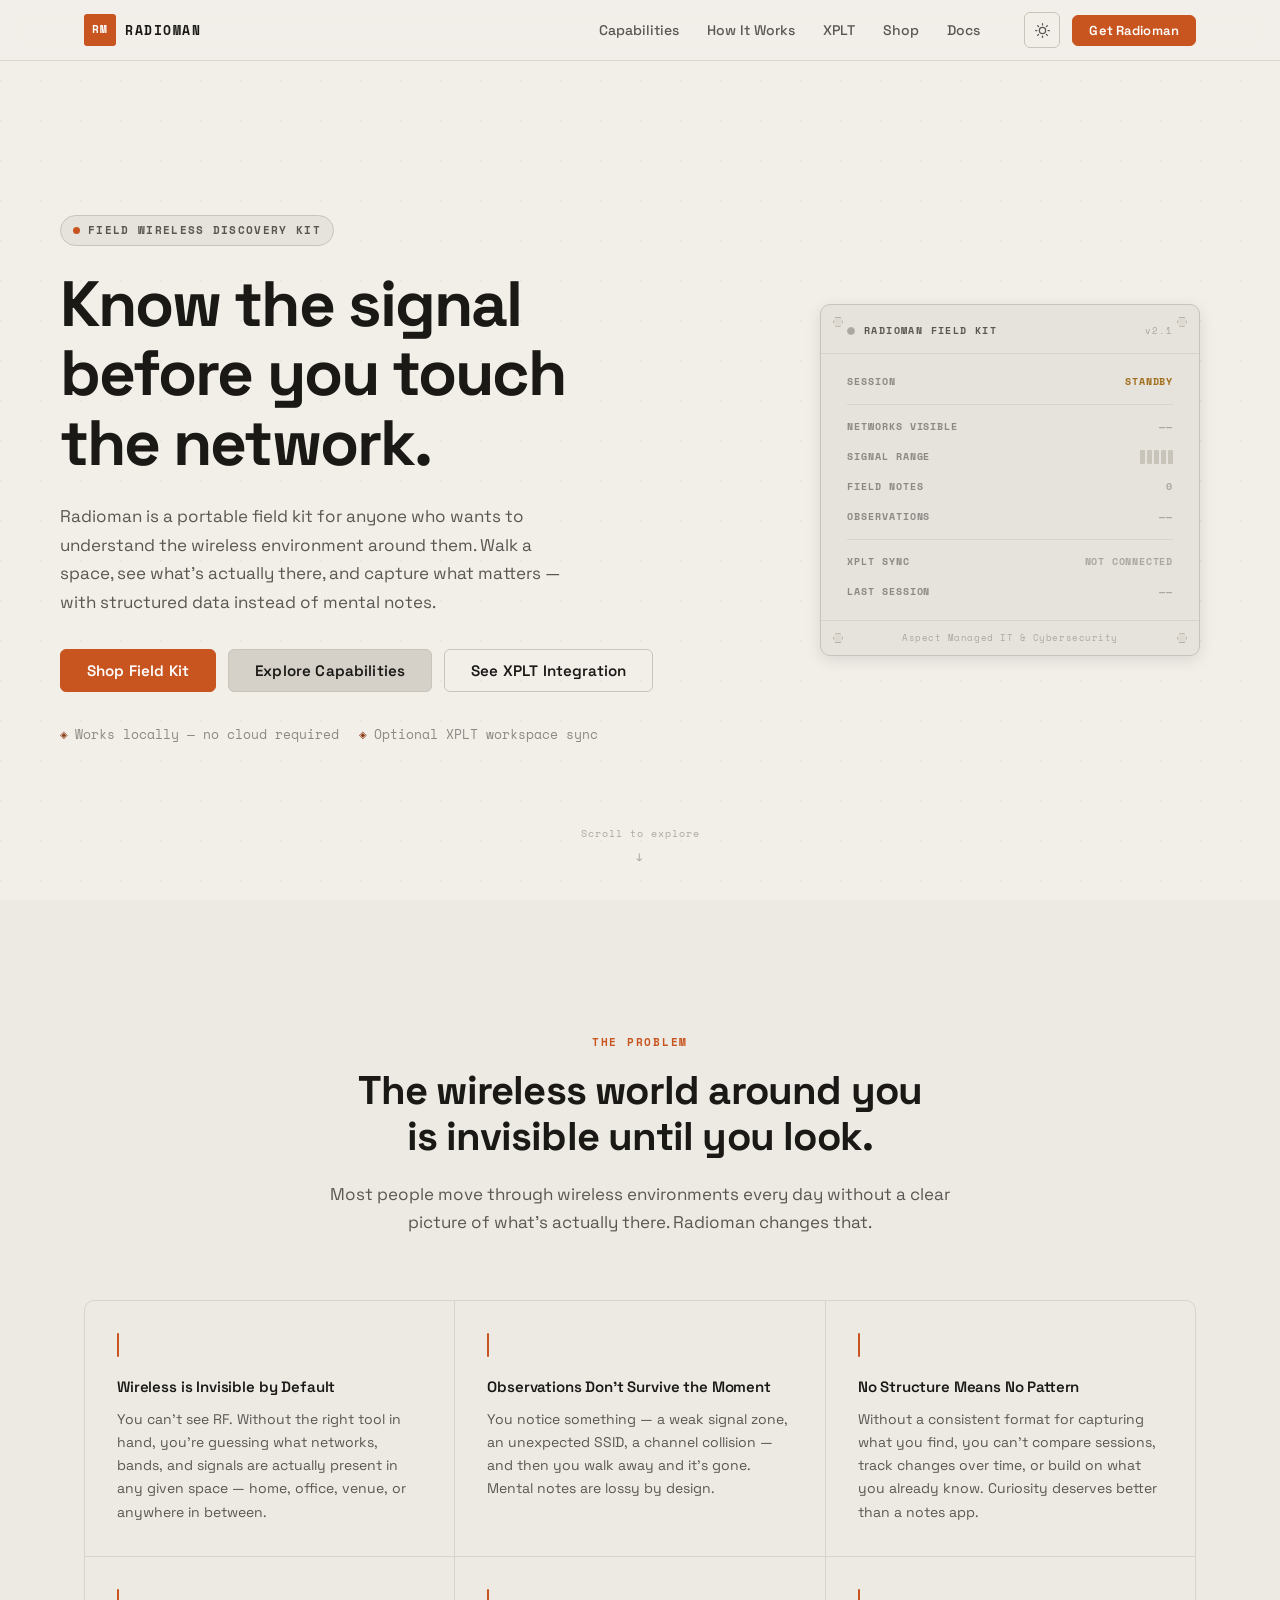
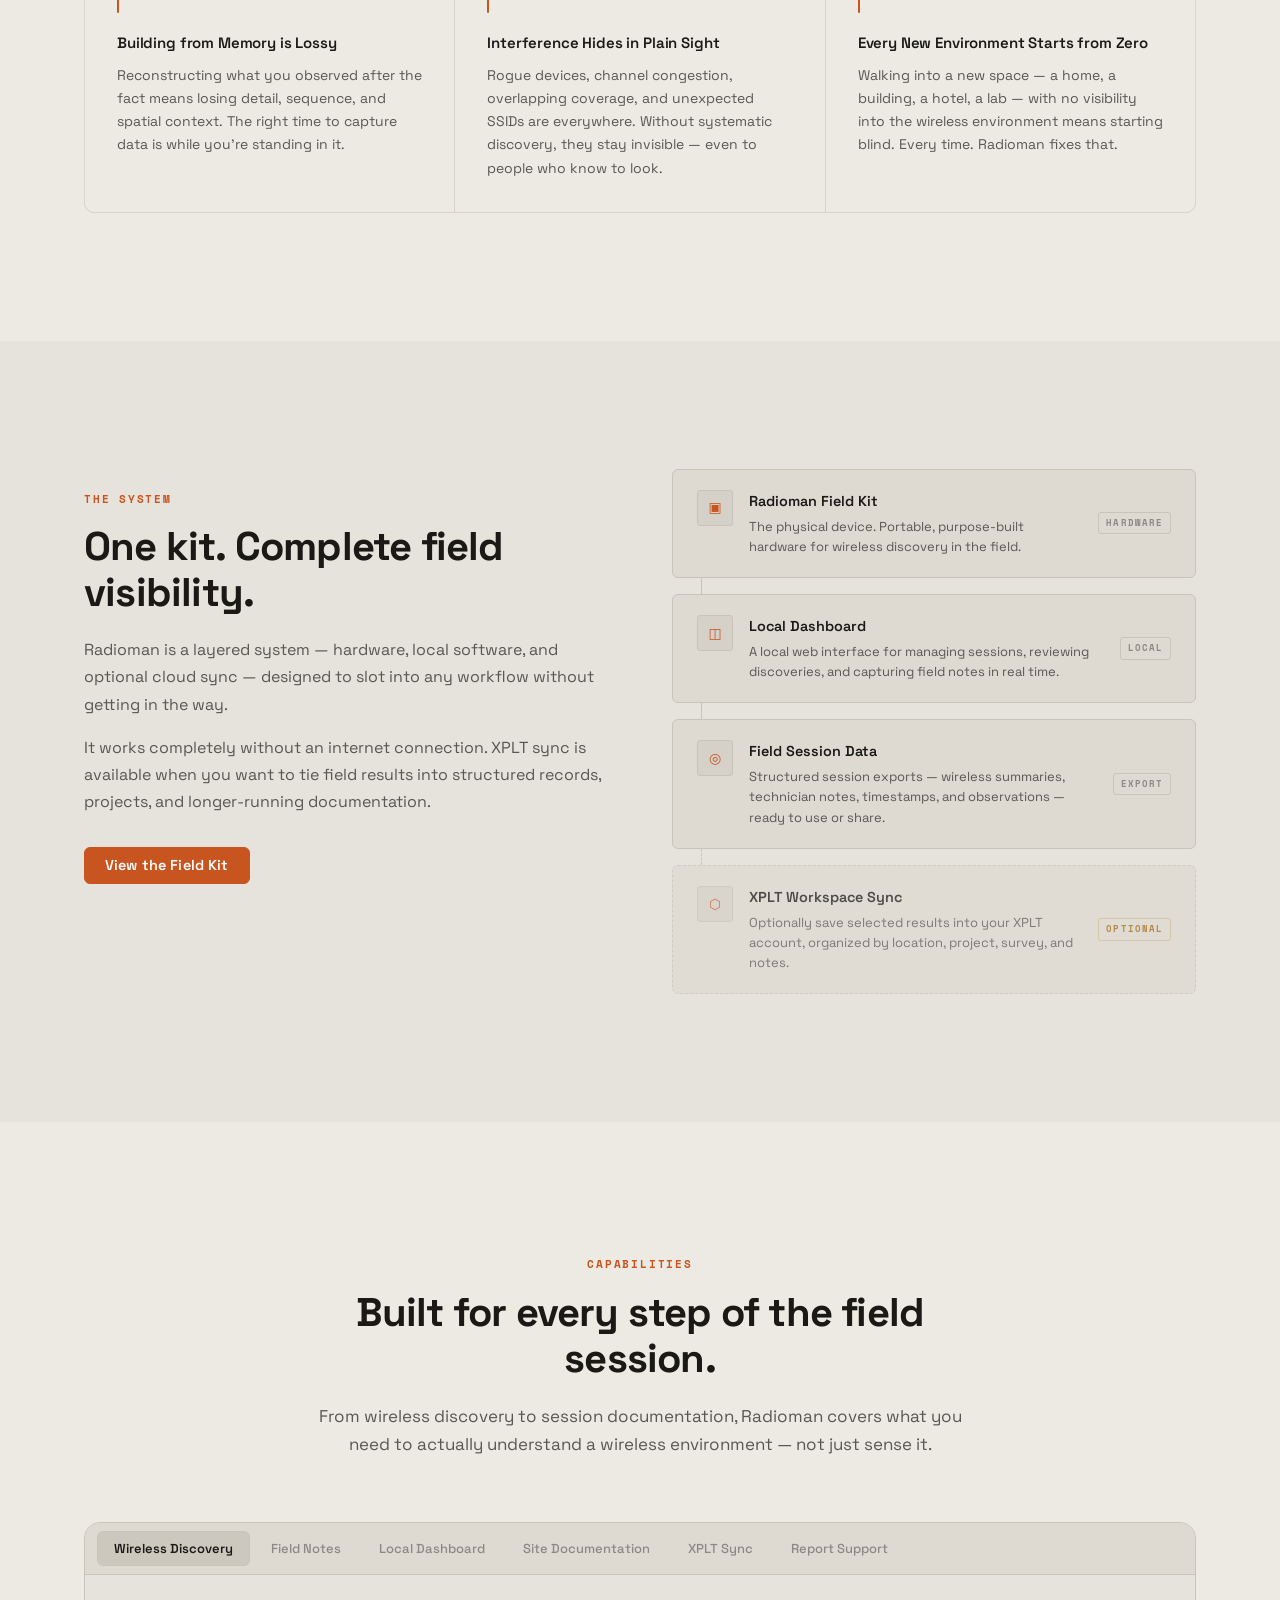
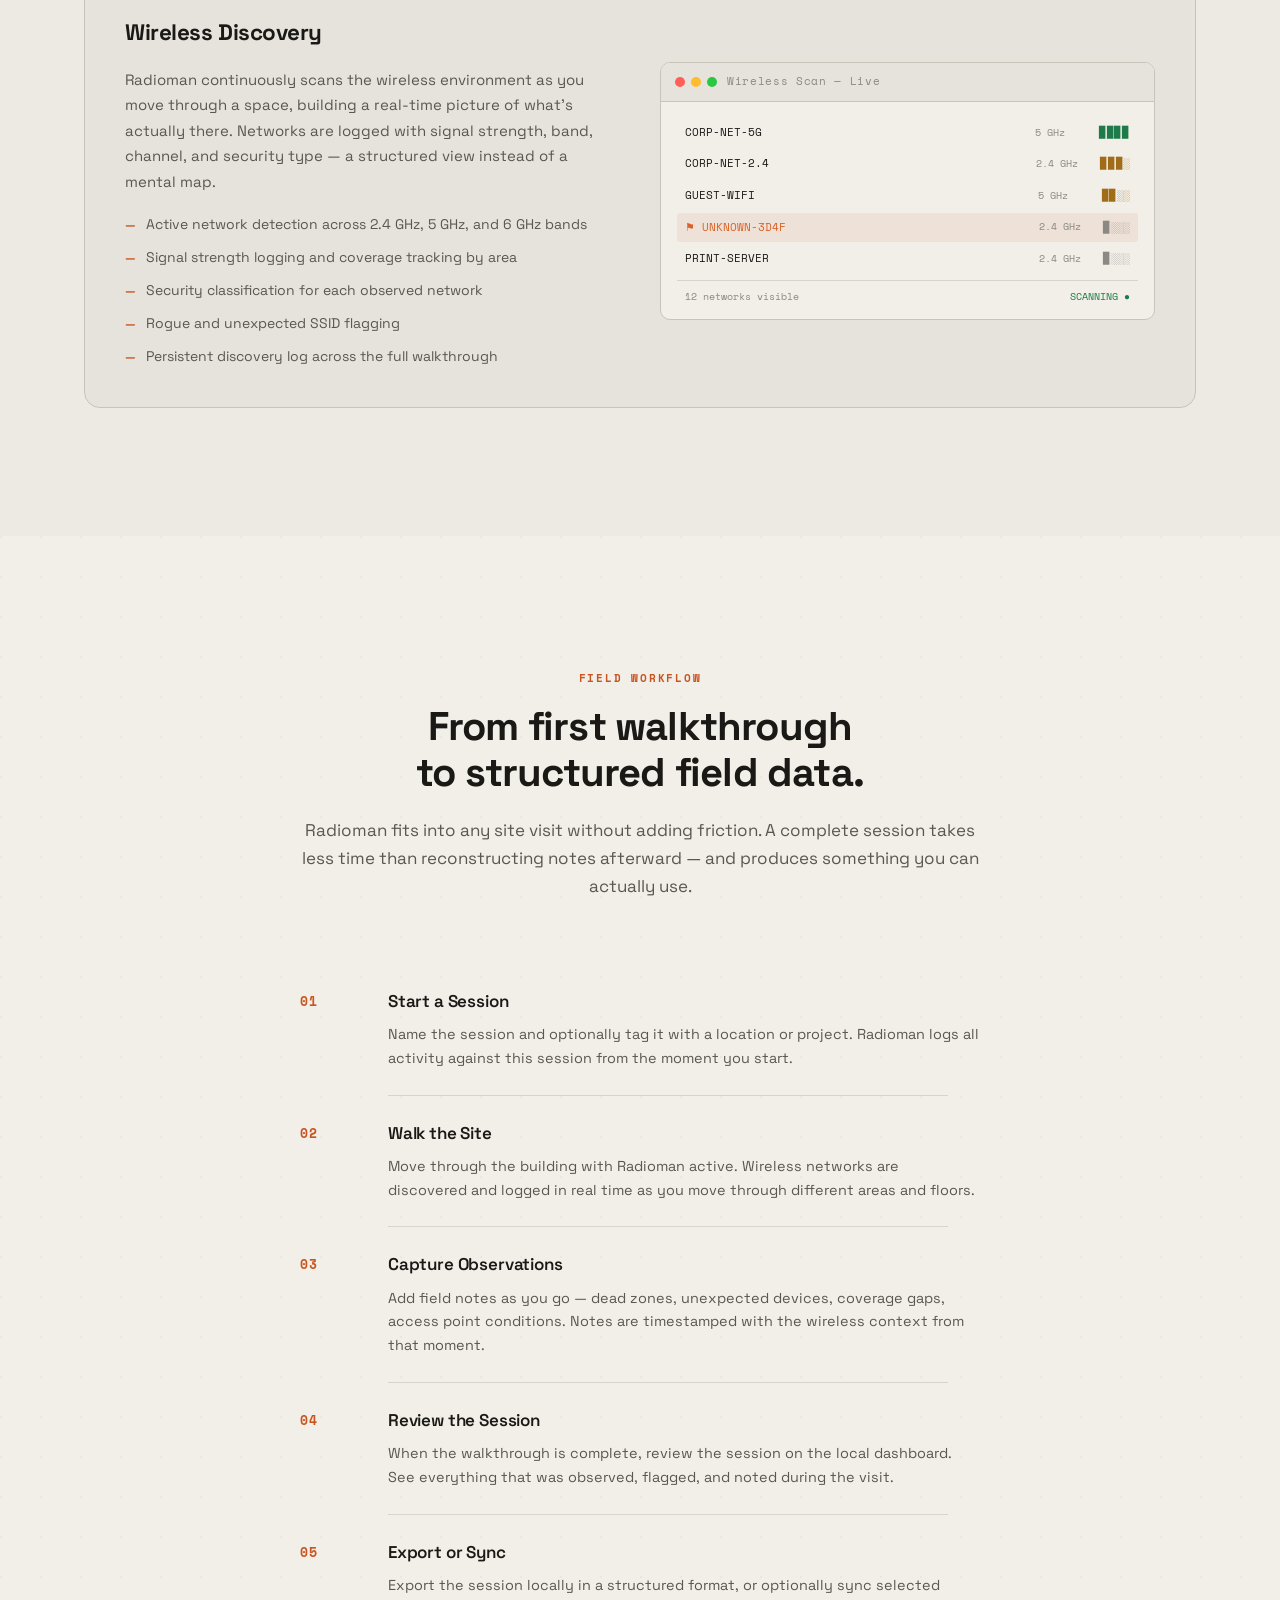
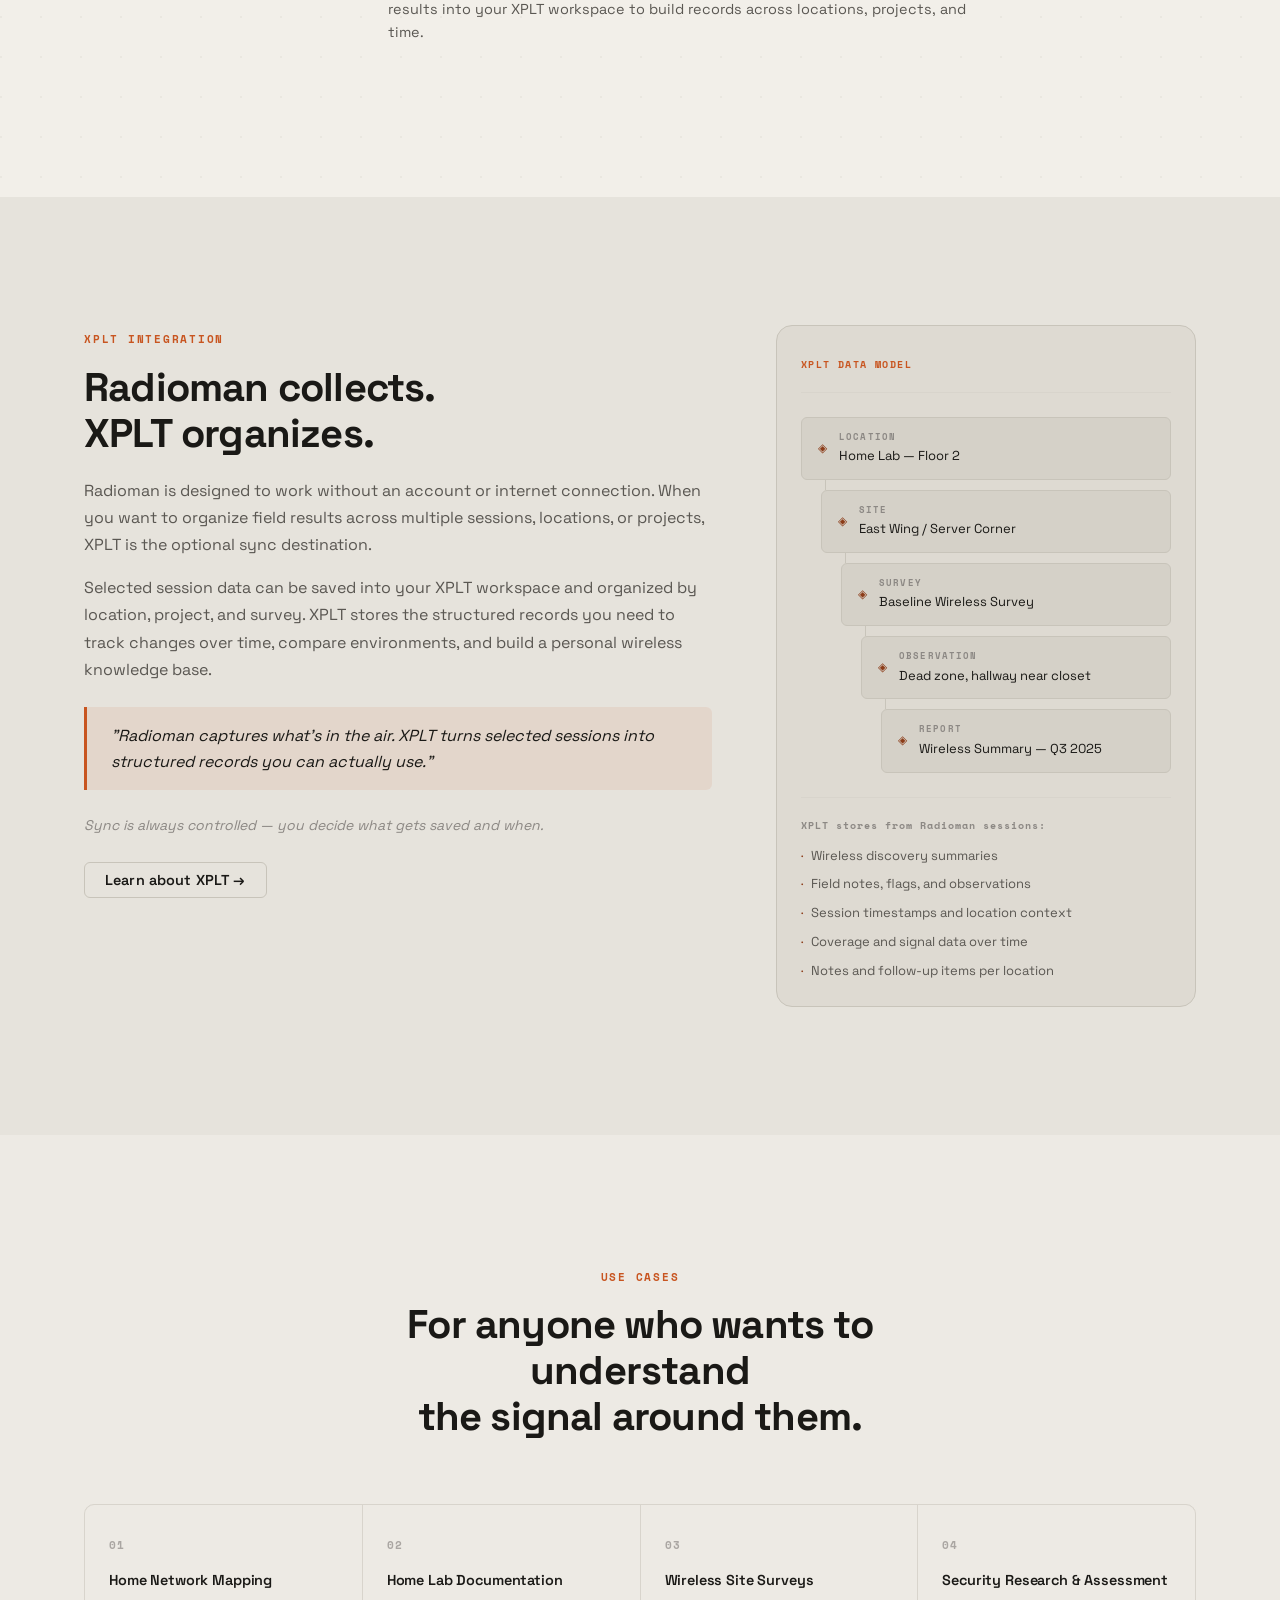
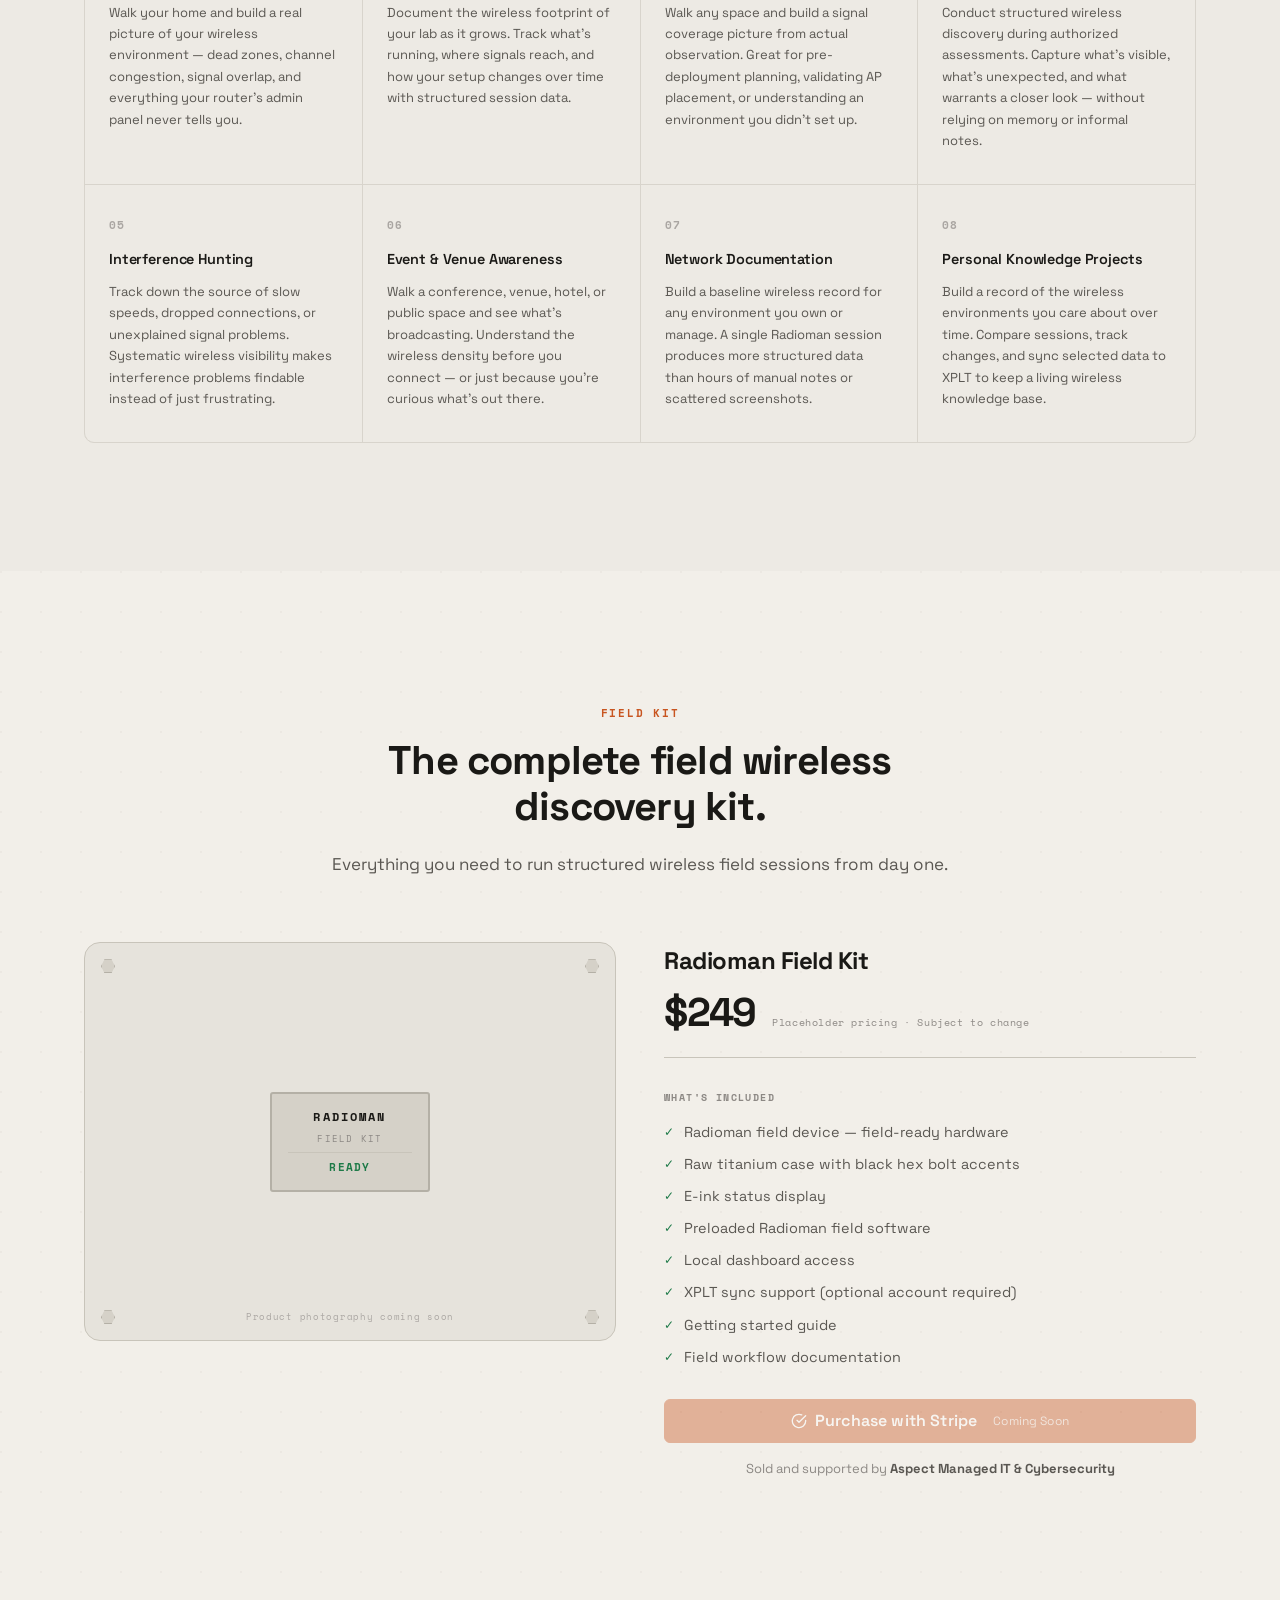
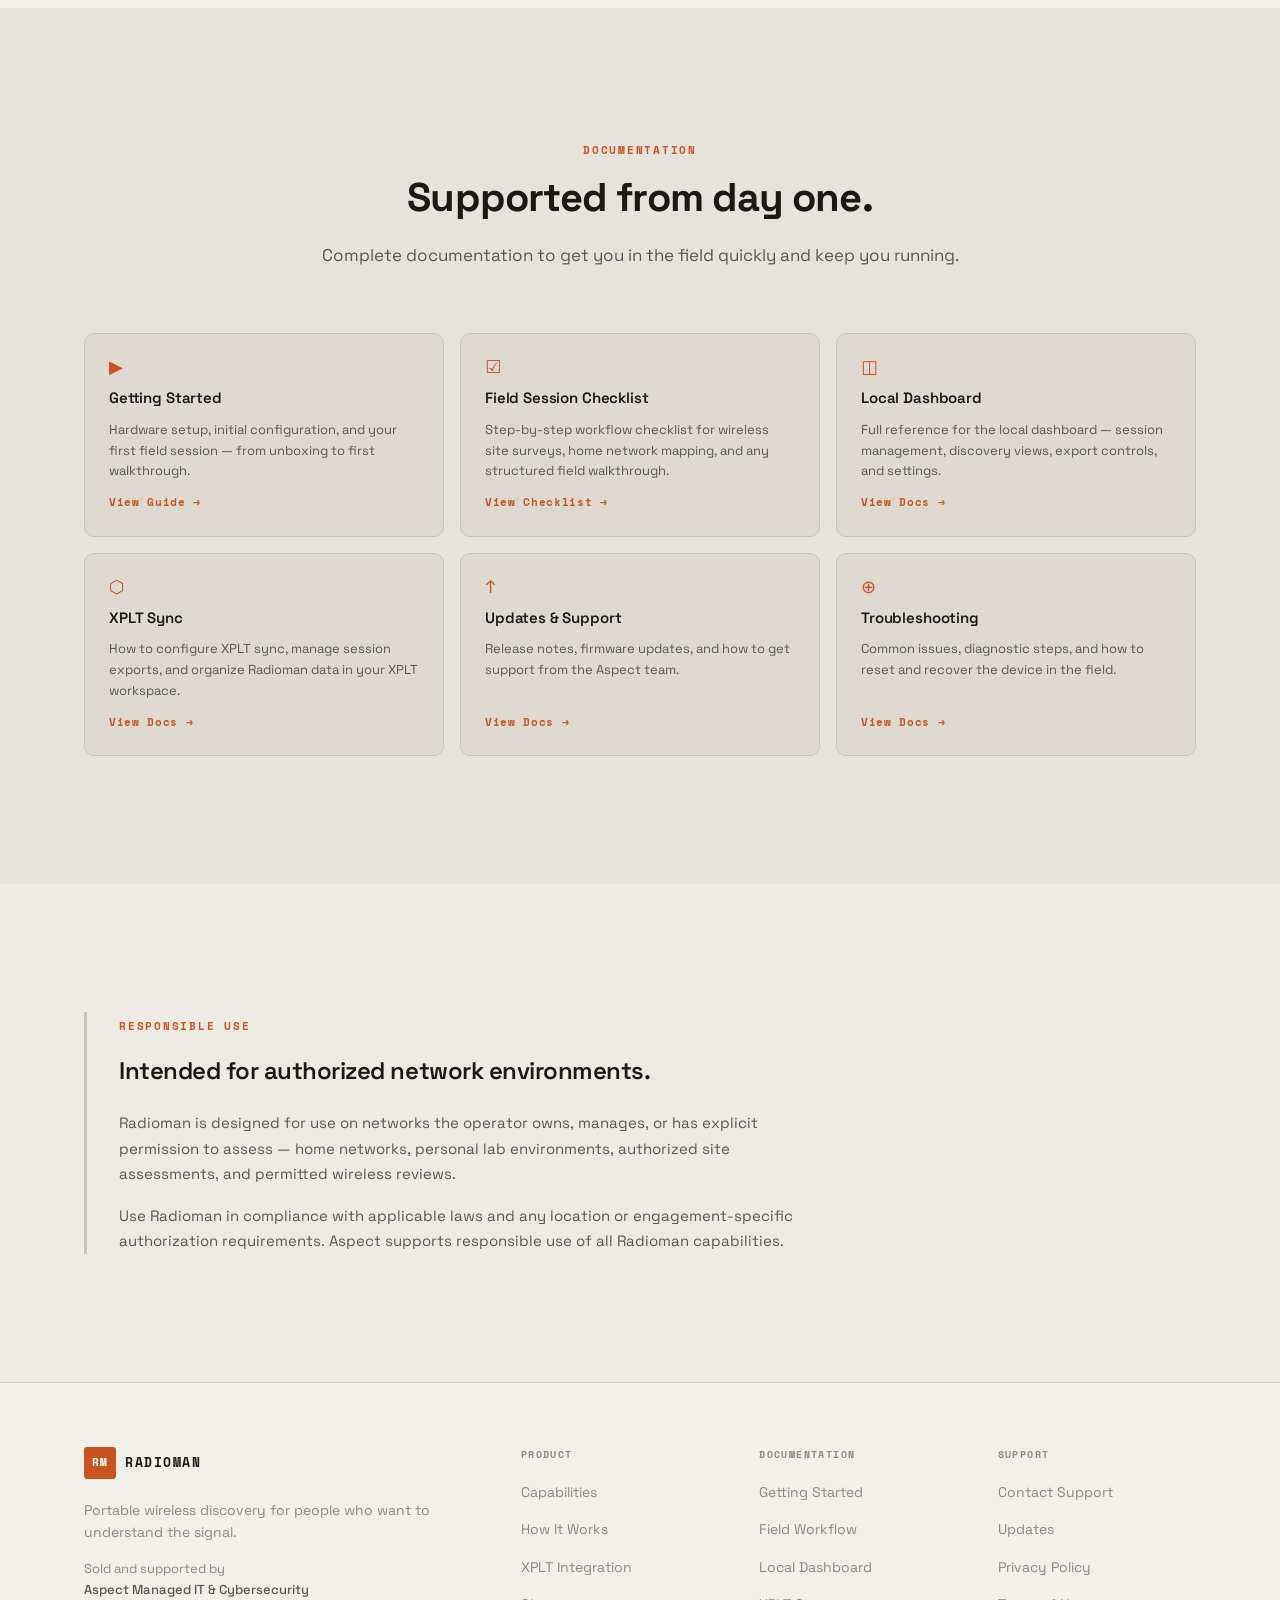
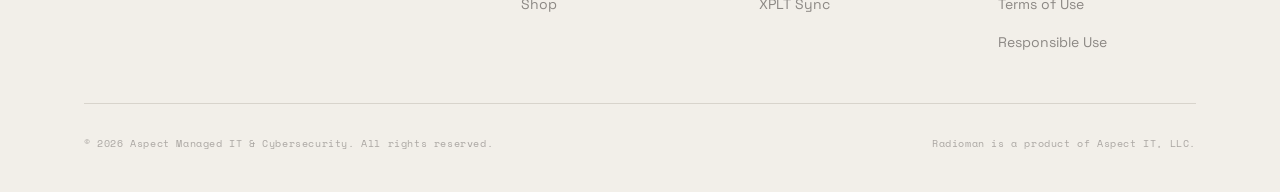
<file: website-public/index.html>
<!DOCTYPE html>
<html lang="en" data-theme="dark">
<head>
    <meta charset="UTF-8">
    <meta name="viewport" content="width=device-width, initial-scale=1.0">
    <meta name="description" content="Radioman — A portable field wireless discovery kit for networking enthusiasts, security researchers, and anyone who wants to understand the wireless environment around them. Sold and supported by Aspect Managed IT &amp; Cybersecurity.">
    <title>Radioman — Field Wireless Discovery Kit</title>
    <link rel="preconnect" href="https://fonts.googleapis.com">
    <link rel="preconnect" href="https://fonts.gstatic.com" crossorigin>
    <link href="https://fonts.googleapis.com/css2?family=Space+Grotesk:wght@300;400;500;600;700&family=Space+Mono:ital,wght@0,400;0,700;1,400&display=swap" rel="stylesheet">
    <link rel="stylesheet" href="styles.css">
</head>
<body>

    <nav class="nav" id="nav">
        <div class="nav__inner">
            <a href="#hero" class="nav__logo">
                <span class="nav__logo-mark">RM</span>
                <span class="nav__logo-text">RADIOMAN</span>
            </a>
            <ul class="nav__links" role="list">
                <li><a href="#capabilities" class="nav__link">Capabilities</a></li>
                <li><a href="#workflow" class="nav__link">How It Works</a></li>
                <li><a href="#xplt" class="nav__link">XPLT</a></li>
                <li><a href="#shop" class="nav__link">Shop</a></li>
                <li><a href="#docs" class="nav__link">Docs</a></li>
            </ul>
            <div class="nav__actions">
                <button class="theme-toggle" id="themeToggle" aria-label="Toggle light and dark mode">
                    <svg class="theme-icon theme-icon--sun" viewBox="0 0 24 24" fill="none" stroke="currentColor" stroke-width="2" stroke-linecap="round" stroke-linejoin="round" aria-hidden="true"><circle cx="12" cy="12" r="5"/><line x1="12" y1="1" x2="12" y2="3"/><line x1="12" y1="21" x2="12" y2="23"/><line x1="4.22" y1="4.22" x2="5.64" y2="5.64"/><line x1="18.36" y1="18.36" x2="19.78" y2="19.78"/><line x1="1" y1="12" x2="3" y2="12"/><line x1="21" y1="12" x2="23" y2="12"/><line x1="4.22" y1="19.78" x2="5.64" y2="18.36"/><line x1="18.36" y1="5.64" x2="19.78" y2="4.22"/></svg>
                    <svg class="theme-icon theme-icon--moon" viewBox="0 0 24 24" fill="none" stroke="currentColor" stroke-width="2" stroke-linecap="round" stroke-linejoin="round" aria-hidden="true"><path d="M21 12.79A9 9 0 1 1 11.21 3 7 7 0 0 0 21 12.79z"/></svg>
                </button>
                <a href="#shop" class="btn btn--primary btn--sm">Get Radioman</a>
                <button class="nav__hamburger" id="navHamburger" aria-label="Open navigation menu" aria-expanded="false">
                    <span></span><span></span><span></span>
                </button>
            </div>
        </div>
        <div class="nav__mobile" id="navMobile" aria-hidden="true">
            <ul class="nav__mobile-links" role="list">
                <li><a href="#capabilities" class="nav__link">Capabilities</a></li>
                <li><a href="#workflow" class="nav__link">How It Works</a></li>
                <li><a href="#xplt" class="nav__link">XPLT Integration</a></li>
                <li><a href="#shop" class="nav__link">Shop</a></li>
                <li><a href="#docs" class="nav__link">Docs</a></li>
            </ul>
            <a href="#shop" class="btn btn--primary">Get Radioman</a>
        </div>
    </nav>

    <main>

        <!-- ─── HERO ─────────────────────────────────────────────────────── -->
        <section id="hero" class="hero">
            <div class="hero__bg-grid" aria-hidden="true"></div>
            <div class="hero__grid">
                <div class="hero__content reveal">
                    <div class="hero__badge">
                        <span class="hero__badge-dot" aria-hidden="true"></span>
                        Field Wireless Discovery Kit
                    </div>
                    <h1 class="hero__headline">
                        Know the signal<br>
                        before you touch<br>
                        the network.
                    </h1>
                    <p class="hero__subtext">
                        Radioman is a portable field kit for anyone who wants to understand the wireless environment around them. Walk a space, see what's actually there, and capture what matters — with structured data instead of mental notes.
                    </p>
                    <div class="hero__ctas">
                        <a href="#shop" class="btn btn--primary btn--lg">Shop Field Kit</a>
                        <a href="#capabilities" class="btn btn--ghost btn--lg">Explore Capabilities</a>
                        <a href="#xplt" class="btn btn--outline btn--lg">See XPLT Integration</a>
                    </div>
                    <div class="hero__meta">
                        <span class="hero__meta-item">
                            <span class="hero__meta-dot" aria-hidden="true">◈</span>
                            Works locally — no cloud required
                        </span>
                        <span class="hero__meta-item">
                            <span class="hero__meta-dot" aria-hidden="true">◈</span>
                            Optional XPLT workspace sync
                        </span>
                    </div>
                </div>

                <div class="hero__device reveal reveal--delay">
                    <div class="hero__device-panel">
                        <div class="hero__device-bolt hero__device-bolt--tl" aria-hidden="true"></div>
                        <div class="hero__device-bolt hero__device-bolt--tr" aria-hidden="true"></div>
                        <div class="hero__device-bolt hero__device-bolt--bl" aria-hidden="true"></div>
                        <div class="hero__device-bolt hero__device-bolt--br" aria-hidden="true"></div>
                        <div class="hero__device-header">
                            <div class="hero__device-title-row">
                                <span class="status-dot status-dot--standby" aria-label="Standby"></span>
                                <span class="hero__device-name">RADIOMAN FIELD KIT</span>
                            </div>
                            <span class="hero__device-ver">v2.1</span>
                        </div>
                        <div class="hero__device-body">
                            <div class="device-row">
                                <span class="device-label">SESSION</span>
                                <span class="device-value device-value--standby">STANDBY</span>
                            </div>
                            <div class="device-sep" aria-hidden="true"></div>
                            <div class="device-row">
                                <span class="device-label">NETWORKS VISIBLE</span>
                                <span class="device-value device-value--dim">——</span>
                            </div>
                            <div class="device-row">
                                <span class="device-label">SIGNAL RANGE</span>
                                <div class="device-bars" aria-label="No signal">
                                    <span class="bar bar--off"></span>
                                    <span class="bar bar--off"></span>
                                    <span class="bar bar--off"></span>
                                    <span class="bar bar--off"></span>
                                    <span class="bar bar--off"></span>
                                </div>
                            </div>
                            <div class="device-row">
                                <span class="device-label">FIELD NOTES</span>
                                <span class="device-value device-value--dim">0</span>
                            </div>
                            <div class="device-row">
                                <span class="device-label">OBSERVATIONS</span>
                                <span class="device-value device-value--dim">——</span>
                            </div>
                            <div class="device-sep" aria-hidden="true"></div>
                            <div class="device-row">
                                <span class="device-label">XPLT SYNC</span>
                                <span class="device-value device-value--dim">NOT CONNECTED</span>
                            </div>
                            <div class="device-row">
                                <span class="device-label">LAST SESSION</span>
                                <span class="device-value device-value--dim">——</span>
                            </div>
                        </div>
                        <div class="hero__device-footer">
                            <span class="hero__device-footer-text">Aspect Managed IT &amp; Cybersecurity</span>
                        </div>
                    </div>
                    <div class="hero__device-ambient" aria-hidden="true"></div>
                </div>
            </div>
            <div class="hero__scroll-hint" aria-hidden="true">
                <span>Scroll to explore</span>
                <span class="hero__scroll-arrow">↓</span>
            </div>
        </section>

        <!-- ─── PROBLEM ────────────────────────────────────────────────────── -->
        <section id="problem" class="problem section">
            <div class="container">
                <div class="section__header reveal">
                    <span class="section__eyebrow">The Problem</span>
                    <h2 class="section__title">The wireless world around you<br>is invisible until you look.</h2>
                    <p class="section__lead">Most people move through wireless environments every day without a clear picture of what's actually there. Radioman changes that.</p>
                </div>
                <div class="problem__grid">
                    <div class="problem__card reveal">
                        <div class="problem__card-marker" aria-hidden="true"></div>
                        <h3>Wireless is Invisible by Default</h3>
                        <p>You can't see RF. Without the right tool in hand, you're guessing what networks, bands, and signals are actually present in any given space — home, office, venue, or anywhere in between.</p>
                    </div>
                    <div class="problem__card reveal">
                        <div class="problem__card-marker" aria-hidden="true"></div>
                        <h3>Observations Don't Survive the Moment</h3>
                        <p>You notice something — a weak signal zone, an unexpected SSID, a channel collision — and then you walk away and it's gone. Mental notes are lossy by design.</p>
                    </div>
                    <div class="problem__card reveal">
                        <div class="problem__card-marker" aria-hidden="true"></div>
                        <h3>No Structure Means No Pattern</h3>
                        <p>Without a consistent format for capturing what you find, you can't compare sessions, track changes over time, or build on what you already know. Curiosity deserves better than a notes app.</p>
                    </div>
                    <div class="problem__card reveal">
                        <div class="problem__card-marker" aria-hidden="true"></div>
                        <h3>Building from Memory is Lossy</h3>
                        <p>Reconstructing what you observed after the fact means losing detail, sequence, and spatial context. The right time to capture data is while you're standing in it.</p>
                    </div>
                    <div class="problem__card reveal">
                        <div class="problem__card-marker" aria-hidden="true"></div>
                        <h3>Interference Hides in Plain Sight</h3>
                        <p>Rogue devices, channel congestion, overlapping coverage, and unexpected SSIDs are everywhere. Without systematic discovery, they stay invisible — even to people who know to look.</p>
                    </div>
                    <div class="problem__card reveal">
                        <div class="problem__card-marker" aria-hidden="true"></div>
                        <h3>Every New Environment Starts from Zero</h3>
                        <p>Walking into a new space — a home, a building, a hotel, a lab — with no visibility into the wireless environment means starting blind. Every time. Radioman fixes that.</p>
                    </div>
                </div>
            </div>
        </section>

        <!-- ─── SYSTEM ─────────────────────────────────────────────────────── -->
        <section id="system" class="system section">
            <div class="container">
                <div class="system__layout">
                    <div class="system__content reveal">
                        <span class="section__eyebrow">The System</span>
                        <h2 class="section__title">One kit. Complete field visibility.</h2>
                        <p>Radioman is a layered system — hardware, local software, and optional cloud sync — designed to slot into any workflow without getting in the way.</p>
                        <p>It works completely without an internet connection. XPLT sync is available when you want to tie field results into structured records, projects, and longer-running documentation.</p>
                        <a href="#shop" class="btn btn--primary">View the Field Kit</a>
                    </div>
                    <div class="system__layers reveal reveal--delay">
                        <div class="system__layer system__layer--hw">
                            <div class="system__layer-left">
                                <span class="system__layer-icon" aria-hidden="true">▣</span>
                            </div>
                            <div class="system__layer-body">
                                <h4>Radioman Field Kit</h4>
                                <p>The physical device. Portable, purpose-built hardware for wireless discovery in the field.</p>
                            </div>
                            <span class="system__layer-tag">HARDWARE</span>
                        </div>
                        <div class="system__connector" aria-hidden="true"></div>
                        <div class="system__layer">
                            <div class="system__layer-left">
                                <span class="system__layer-icon" aria-hidden="true">◫</span>
                            </div>
                            <div class="system__layer-body">
                                <h4>Local Dashboard</h4>
                                <p>A local web interface for managing sessions, reviewing discoveries, and capturing field notes in real time.</p>
                            </div>
                            <span class="system__layer-tag">LOCAL</span>
                        </div>
                        <div class="system__connector" aria-hidden="true"></div>
                        <div class="system__layer">
                            <div class="system__layer-left">
                                <span class="system__layer-icon" aria-hidden="true">◎</span>
                            </div>
                            <div class="system__layer-body">
                                <h4>Field Session Data</h4>
                                <p>Structured session exports — wireless summaries, technician notes, timestamps, and observations — ready to use or share.</p>
                            </div>
                            <span class="system__layer-tag">EXPORT</span>
                        </div>
                        <div class="system__connector system__connector--optional" aria-hidden="true"></div>
                        <div class="system__layer system__layer--optional">
                            <div class="system__layer-left">
                                <span class="system__layer-icon" aria-hidden="true">⬡</span>
                            </div>
                            <div class="system__layer-body">
                                <h4>XPLT Workspace Sync</h4>
                                <p>Optionally save selected results into your XPLT account, organized by location, project, survey, and notes.</p>
                            </div>
                            <span class="system__layer-tag system__layer-tag--opt">OPTIONAL</span>
                        </div>
                    </div>
                </div>
            </div>
        </section>

        <!-- ─── CAPABILITIES ──────────────────────────────────────────────── -->
        <section id="capabilities" class="capabilities section">
            <div class="container">
                <div class="section__header reveal">
                    <span class="section__eyebrow">Capabilities</span>
                    <h2 class="section__title">Built for every step of the field session.</h2>
                    <p class="section__lead">From wireless discovery to session documentation, Radioman covers what you need to actually understand a wireless environment — not just sense it.</p>
                </div>
                <div class="capabilities__interface reveal">
                    <div class="tab-nav" role="tablist" aria-label="Capability areas">
                        <button class="tab-nav__btn active" role="tab" data-tab="wireless" aria-selected="true" aria-controls="tab-wireless">Wireless Discovery</button>
                        <button class="tab-nav__btn" role="tab" data-tab="notes" aria-selected="false" aria-controls="tab-notes">Field Notes</button>
                        <button class="tab-nav__btn" role="tab" data-tab="dashboard" aria-selected="false" aria-controls="tab-dashboard">Local Dashboard</button>
                        <button class="tab-nav__btn" role="tab" data-tab="documentation" aria-selected="false" aria-controls="tab-documentation">Site Documentation</button>
                        <button class="tab-nav__btn" role="tab" data-tab="xplt-sync" aria-selected="false" aria-controls="tab-xplt-sync">XPLT Sync</button>
                        <button class="tab-nav__btn" role="tab" data-tab="reports" aria-selected="false" aria-controls="tab-reports">Report Support</button>
                    </div>
                    <div class="tab-panels">

                        <div class="tab-panel active" id="tab-wireless" role="tabpanel" aria-labelledby="">
                            <div class="tab-panel__layout">
                                <div class="tab-panel__content">
                                    <h3>Wireless Discovery</h3>
                                    <p>Radioman continuously scans the wireless environment as you move through a space, building a real-time picture of what's actually there. Networks are logged with signal strength, band, channel, and security type — a structured view instead of a mental map.</p>
                                    <ul class="feature-list">
                                        <li>Active network detection across 2.4 GHz, 5 GHz, and 6 GHz bands</li>
                                        <li>Signal strength logging and coverage tracking by area</li>
                                        <li>Security classification for each observed network</li>
                                        <li>Rogue and unexpected SSID flagging</li>
                                        <li>Persistent discovery log across the full walkthrough</li>
                                    </ul>
                                </div>
                                <div class="tab-panel__visual">
                                    <div class="mock-window">
                                        <div class="mock-window__bar">
                                            <span class="mock-dot" style="background:#ff5f57"></span>
                                            <span class="mock-dot" style="background:#febc2e"></span>
                                            <span class="mock-dot" style="background:#28c840"></span>
                                            <span class="mock-window__title">Wireless Scan — Live</span>
                                        </div>
                                        <div class="mock-window__body">
                                            <div class="mock-net-row">
                                                <span class="mock-ssid">CORP-NET-5G</span>
                                                <span class="mock-band">5 GHz</span>
                                                <span class="mock-sig mock-sig--high">▊▊▊▊</span>
                                            </div>
                                            <div class="mock-net-row">
                                                <span class="mock-ssid">CORP-NET-2.4</span>
                                                <span class="mock-band">2.4 GHz</span>
                                                <span class="mock-sig mock-sig--med">▊▊▊░</span>
                                            </div>
                                            <div class="mock-net-row">
                                                <span class="mock-ssid">GUEST-WIFI</span>
                                                <span class="mock-band">5 GHz</span>
                                                <span class="mock-sig mock-sig--med">▊▊░░</span>
                                            </div>
                                            <div class="mock-net-row mock-net-row--flagged">
                                                <span class="mock-ssid">⚑ UNKNOWN-3D4F</span>
                                                <span class="mock-band">2.4 GHz</span>
                                                <span class="mock-sig mock-sig--low">▊░░░</span>
                                            </div>
                                            <div class="mock-net-row">
                                                <span class="mock-ssid">PRINT-SERVER</span>
                                                <span class="mock-band">2.4 GHz</span>
                                                <span class="mock-sig mock-sig--low">▊░░░</span>
                                            </div>
                                            <div class="mock-statusbar">
                                                <span>12 networks visible</span>
                                                <span class="mock-scanning">SCANNING <span class="scan-pulse">●</span></span>
                                            </div>
                                        </div>
                                    </div>
                                </div>
                            </div>
                        </div>

                        <div class="tab-panel" id="tab-notes" role="tabpanel">
                            <div class="tab-panel__layout">
                                <div class="tab-panel__content">
                                    <h3>Field Notes</h3>
                                    <p>Capture observations in the field without breaking your flow. Notes are timestamped, tied to session context, and stored in a structured format — so what you noticed while you were standing there actually stays with you.</p>
                                    <ul class="feature-list">
                                        <li>Quick-entry notes tied to the active session</li>
                                        <li>Timestamped entries with wireless context at entry time</li>
                                        <li>Predefined categories for consistent documentation</li>
                                        <li>Free-text notes for site-specific observations</li>
                                        <li>Notes export cleanly alongside session data</li>
                                    </ul>
                                </div>
                                <div class="tab-panel__visual">
                                    <div class="mock-window">
                                        <div class="mock-window__bar">
                                            <span class="mock-dot" style="background:#ff5f57"></span>
                                            <span class="mock-dot" style="background:#febc2e"></span>
                                            <span class="mock-dot" style="background:#28c840"></span>
                                            <span class="mock-window__title">Field Notes — Session Active</span>
                                        </div>
                                        <div class="mock-window__body mock-window__body--notes">
                                            <div class="mock-note">
                                                <span class="mock-note__time">09:14</span>
                                                <span class="mock-note__tag tag--obs">OBS</span>
                                                <span class="mock-note__text">Dead zone near server room entrance. No AP coverage visible.</span>
                                            </div>
                                            <div class="mock-note">
                                                <span class="mock-note__time">09:22</span>
                                                <span class="mock-note__tag tag--flag">FLAG</span>
                                                <span class="mock-note__text">Unmanaged AP on wall in break room — not in client inventory.</span>
                                            </div>
                                            <div class="mock-note">
                                                <span class="mock-note__time">09:31</span>
                                                <span class="mock-note__tag tag--rec">REC</span>
                                                <span class="mock-note__text">Conference room B needs AP. Signal drops below threshold 3m from door.</span>
                                            </div>
                                            <div class="mock-note-input">
                                                <span class="mock-cursor">Add note...</span>
                                            </div>
                                        </div>
                                    </div>
                                </div>
                            </div>
                        </div>

                        <div class="tab-panel" id="tab-dashboard" role="tabpanel">
                            <div class="tab-panel__layout">
                                <div class="tab-panel__content">
                                    <h3>Local Dashboard</h3>
                                    <p>Radioman runs a local web interface accessible from any device on the same network. No cloud account required. The dashboard provides a real-time view of the active field session, session history, and export controls.</p>
                                    <ul class="feature-list">
                                        <li>Local-first web interface — works entirely offline</li>
                                        <li>Real-time session view with live wireless data</li>
                                        <li>Session history and export controls</li>
                                        <li>Technician note management and review</li>
                                        <li>XPLT sync controls when integration is configured</li>
                                    </ul>
                                </div>
                                <div class="tab-panel__visual">
                                    <div class="mock-dashboard">
                                        <div class="mock-dashboard__bar">
                                            <span class="mock-dashboard__logo">RADIOMAN</span>
                                            <span class="mock-dashboard__session">Acme Corp — Bldg A</span>
                                        </div>
                                        <div class="mock-dashboard__stats">
                                            <div class="mock-stat">
                                                <span class="mock-stat__val">14</span>
                                                <span class="mock-stat__lbl">Networks</span>
                                            </div>
                                            <div class="mock-stat">
                                                <span class="mock-stat__val">7</span>
                                                <span class="mock-stat__lbl">Notes</span>
                                            </div>
                                            <div class="mock-stat mock-stat--warn">
                                                <span class="mock-stat__val">2</span>
                                                <span class="mock-stat__lbl">Flags</span>
                                            </div>
                                            <div class="mock-stat">
                                                <span class="mock-stat__val">34m</span>
                                                <span class="mock-stat__lbl">Duration</span>
                                            </div>
                                        </div>
                                        <div class="mock-dashboard__body">
                                            <div class="mock-row-item">
                                                <span class="mock-row-item__label">Session</span>
                                                <span class="mock-row-item__val mock-row-item__val--active">ACTIVE</span>
                                            </div>
                                            <div class="mock-row-item">
                                                <span class="mock-row-item__label">Local IP</span>
                                                <span class="mock-row-item__val">192.168.1.42</span>
                                            </div>
                                            <div class="mock-row-item">
                                                <span class="mock-row-item__label">XPLT Sync</span>
                                                <span class="mock-row-item__val mock-row-item__val--dim">Not configured</span>
                                            </div>
                                        </div>
                                    </div>
                                </div>
                            </div>
                        </div>

                        <div class="tab-panel" id="tab-documentation" role="tabpanel">
                            <div class="tab-panel__layout">
                                <div class="tab-panel__content">
                                    <h3>Site Documentation</h3>
                                    <p>Every Radioman session produces structured documentation: wireless conditions, technician notes, coverage observations, and site context — all timestamped and ready to act on. Export or sync when ready.</p>
                                    <ul class="feature-list">
                                        <li>Complete session summaries with all discovered networks</li>
                                        <li>Technician notes organized by time and category</li>
                                        <li>Signal coverage observations by area or zone</li>
                                        <li>Structured export formats for report use</li>
                                        <li>Session context stored per run — location, date, operator</li>
                                    </ul>
                                </div>
                                <div class="tab-panel__visual">
                                    <div class="mock-doc">
                                        <div class="mock-doc__title">Field Session — Acme Corp</div>
                                        <div class="mock-doc__meta">
                                            <div class="mock-doc__meta-row"><span class="mock-doc__meta-k">Site</span><span>Main Office, Bldg A</span></div>
                                            <div class="mock-doc__meta-row"><span class="mock-doc__meta-k">Date</span><span>2025-06-12</span></div>
                                            <div class="mock-doc__meta-row"><span class="mock-doc__meta-k">Tech</span><span>J. Rivera</span></div>
                                        </div>
                                        <div class="mock-doc__sep"></div>
                                        <div class="mock-doc__section">
                                            <div class="mock-doc__sh">WIRELESS SUMMARY</div>
                                            <div class="mock-doc__line">14 networks observed · 2 flagged for review</div>
                                        </div>
                                        <div class="mock-doc__section">
                                            <div class="mock-doc__sh">OBSERVATIONS</div>
                                            <div class="mock-doc__line">⚑ Dead zone — Server room entrance</div>
                                            <div class="mock-doc__line">⚑ Unmanaged AP — Break room</div>
                                            <div class="mock-doc__line">! Coverage gap — Conference room B</div>
                                        </div>
                                    </div>
                                </div>
                            </div>
                        </div>

                        <div class="tab-panel" id="tab-xplt-sync" role="tabpanel">
                            <div class="tab-panel__layout">
                                <div class="tab-panel__content">
                                    <h3>XPLT Sync</h3>
                                    <p>When you're ready to move field results into your reporting layer, Radioman can sync selected session data into your XPLT account. Sync is controlled and intentional — nothing is uploaded automatically.</p>
                                    <ul class="feature-list">
                                        <li>Save selected results to your XPLT workspace</li>
                                        <li>Tie results to clients, sites, surveys, and reports</li>
                                        <li>Sync wireless summaries, notes, and observations</li>
                                        <li>Select exactly what gets saved — no automatic uploads</li>
                                        <li>XPLT stores structured records for reporting and follow-up</li>
                                    </ul>
                                </div>
                                <div class="tab-panel__visual">
                                    <div class="mock-sync">
                                        <div class="mock-sync__title">Sync to XPLT</div>
                                        <div class="mock-sync__items">
                                            <div class="mock-sync__item">
                                                <span class="mock-sync__chk mock-sync__chk--on">✓</span>
                                                <span>Wireless discovery summary</span>
                                            </div>
                                            <div class="mock-sync__item">
                                                <span class="mock-sync__chk mock-sync__chk--on">✓</span>
                                                <span>Flagged networks (2)</span>
                                            </div>
                                            <div class="mock-sync__item">
                                                <span class="mock-sync__chk mock-sync__chk--on">✓</span>
                                                <span>Technician notes (7)</span>
                                            </div>
                                            <div class="mock-sync__item">
                                                <span class="mock-sync__chk mock-sync__chk--off">○</span>
                                                <span>Raw scan data</span>
                                            </div>
                                        </div>
                                        <div class="mock-sync__dest">
                                            <span class="mock-sync__dest-arrow">→</span>
                                            <div>
                                                <span class="mock-sync__dest-label">XPLT</span>
                                                <span class="mock-sync__dest-path">Acme Corp / Main Office / Survey 001</span>
                                            </div>
                                        </div>
                                        <button class="mock-sync__btn" tabindex="-1">Sync Selected</button>
                                    </div>
                                </div>
                            </div>
                        </div>

                        <div class="tab-panel" id="tab-reports" role="tabpanel">
                            <div class="tab-panel__layout">
                                <div class="tab-panel__content">
                                    <h3>Report Support</h3>
                                    <p>Radioman sessions produce the raw material for client reports. Structured observations, timestamped notes, wireless summaries, and flagged findings are organized and ready — so reports start from data, not memory.</p>
                                    <ul class="feature-list">
                                        <li>Organized, exportable session data for report preparation</li>
                                        <li>Flagged findings ready for client deliverables</li>
                                        <li>Observations linked to specific areas or zones</li>
                                        <li>Notes categorized as observations, flags, or recommendations</li>
                                        <li>XPLT-synced sessions feed directly into XPLT reports</li>
                                    </ul>
                                </div>
                                <div class="tab-panel__visual">
                                    <div class="mock-report">
                                        <div class="mock-report__title">Wireless Assessment — Acme Corp</div>
                                        <div class="mock-report__section">
                                            <div class="mock-report__sh">Executive Summary</div>
                                            <div class="mock-report__line" style="width:90%"></div>
                                            <div class="mock-report__line" style="width:72%"></div>
                                        </div>
                                        <div class="mock-report__section">
                                            <div class="mock-report__sh">Findings</div>
                                            <div class="mock-report__finding">
                                                <span class="mock-finding-icon mock-finding-icon--flag">⚑</span>
                                                <span>Unmanaged access point detected in break room</span>
                                            </div>
                                            <div class="mock-report__finding">
                                                <span class="mock-finding-icon mock-finding-icon--warn">!</span>
                                                <span>Coverage gap identified in Conference Room B</span>
                                            </div>
                                        </div>
                                        <div class="mock-report__section">
                                            <div class="mock-report__sh">Recommendations</div>
                                            <div class="mock-report__line" style="width:85%"></div>
                                            <div class="mock-report__line" style="width:60%"></div>
                                        </div>
                                    </div>
                                </div>
                            </div>
                        </div>

                    </div>
                </div>
            </div>
        </section>

        <!-- ─── WORKFLOW ──────────────────────────────────────────────────── -->
        <section id="workflow" class="workflow section">
            <div class="container">
                <div class="section__header reveal">
                    <span class="section__eyebrow">Field Workflow</span>
                    <h2 class="section__title">From first walkthrough<br>to structured field data.</h2>
                    <p class="section__lead">Radioman fits into any site visit without adding friction. A complete session takes less time than reconstructing notes afterward — and produces something you can actually use.</p>
                </div>
                <div class="workflow__steps">
                    <div class="workflow__step reveal">
                        <div class="workflow__step-num" aria-hidden="true">01</div>
                        <div class="workflow__step-body">
                            <h3>Start a Session</h3>
                            <p>Name the session and optionally tag it with a location or project. Radioman logs all activity against this session from the moment you start.</p>
                        </div>
                    </div>
                    <div class="workflow__connector" aria-hidden="true"></div>
                    <div class="workflow__step reveal">
                        <div class="workflow__step-num" aria-hidden="true">02</div>
                        <div class="workflow__step-body">
                            <h3>Walk the Site</h3>
                            <p>Move through the building with Radioman active. Wireless networks are discovered and logged in real time as you move through different areas and floors.</p>
                        </div>
                    </div>
                    <div class="workflow__connector" aria-hidden="true"></div>
                    <div class="workflow__step reveal">
                        <div class="workflow__step-num" aria-hidden="true">03</div>
                        <div class="workflow__step-body">
                            <h3>Capture Observations</h3>
                            <p>Add field notes as you go — dead zones, unexpected devices, coverage gaps, access point conditions. Notes are timestamped with the wireless context from that moment.</p>
                        </div>
                    </div>
                    <div class="workflow__connector" aria-hidden="true"></div>
                    <div class="workflow__step reveal">
                        <div class="workflow__step-num" aria-hidden="true">04</div>
                        <div class="workflow__step-body">
                            <h3>Review the Session</h3>
                            <p>When the walkthrough is complete, review the session on the local dashboard. See everything that was observed, flagged, and noted during the visit.</p>
                        </div>
                    </div>
                    <div class="workflow__connector" aria-hidden="true"></div>
                    <div class="workflow__step reveal">
                        <div class="workflow__step-num" aria-hidden="true">05</div>
                        <div class="workflow__step-body">
                            <h3>Export or Sync</h3>
                            <p>Export the session locally in a structured format, or optionally sync selected results into your XPLT workspace to build records across locations, projects, and time.</p>
                        </div>
                    </div>
                </div>
            </div>
        </section>

        <!-- ─── XPLT INTEGRATION ──────────────────────────────────────────── -->
        <section id="xplt" class="xplt section">
            <div class="container">
                <div class="xplt__layout">
                    <div class="xplt__content reveal">
                        <span class="section__eyebrow">XPLT Integration</span>
                        <h2 class="section__title">Radioman collects.<br>XPLT organizes.</h2>
                        <p>Radioman is designed to work without an account or internet connection. When you want to organize field results across multiple sessions, locations, or projects, XPLT is the optional sync destination.</p>
                        <p>Selected session data can be saved into your XPLT workspace and organized by location, project, and survey. XPLT stores the structured records you need to track changes over time, compare environments, and build a personal wireless knowledge base.</p>
                        <blockquote class="xplt__quote">
                            "Radioman captures what's in the air. XPLT turns selected sessions into structured records you can actually use."
                        </blockquote>
                        <p class="xplt__note">Sync is always controlled — you decide what gets saved and when.</p>
                        <a href="#" class="btn btn--outline">Learn about XPLT →</a>
                    </div>
                    <div class="xplt__model reveal reveal--delay">
                        <div class="xplt__model-header">
                            <span class="xplt__model-eyebrow">XPLT Data Model</span>
                        </div>
                        <div class="xplt__tree">
                            <div class="xplt__node xplt__node--d1">
                                <span class="xplt__node-marker" aria-hidden="true">◈</span>
                                <div class="xplt__node-body">
                                    <span class="xplt__node-type">LOCATION</span>
                                    <span class="xplt__node-eg">Home Lab — Floor 2</span>
                                </div>
                            </div>
                            <div class="xplt__branch" aria-hidden="true"></div>
                            <div class="xplt__node xplt__node--d2">
                                <span class="xplt__node-marker" aria-hidden="true">◈</span>
                                <div class="xplt__node-body">
                                    <span class="xplt__node-type">SITE</span>
                                    <span class="xplt__node-eg">East Wing / Server Corner</span>
                                </div>
                            </div>
                            <div class="xplt__branch" aria-hidden="true"></div>
                            <div class="xplt__node xplt__node--d3">
                                <span class="xplt__node-marker" aria-hidden="true">◈</span>
                                <div class="xplt__node-body">
                                    <span class="xplt__node-type">SURVEY</span>
                                    <span class="xplt__node-eg">Baseline Wireless Survey</span>
                                </div>
                            </div>
                            <div class="xplt__branch" aria-hidden="true"></div>
                            <div class="xplt__node xplt__node--d4">
                                <span class="xplt__node-marker" aria-hidden="true">◈</span>
                                <div class="xplt__node-body">
                                    <span class="xplt__node-type">OBSERVATION</span>
                                    <span class="xplt__node-eg">Dead zone, hallway near closet</span>
                                </div>
                            </div>
                            <div class="xplt__branch" aria-hidden="true"></div>
                            <div class="xplt__node xplt__node--d5">
                                <span class="xplt__node-marker" aria-hidden="true">◈</span>
                                <div class="xplt__node-body">
                                    <span class="xplt__node-type">REPORT</span>
                                    <span class="xplt__node-eg">Wireless Summary — Q3 2025</span>
                                </div>
                            </div>
                        </div>
                        <div class="xplt__stores">
                            <div class="xplt__stores-label">XPLT stores from Radioman sessions:</div>
                            <ul class="xplt__stores-list">
                                <li>Wireless discovery summaries</li>
                                <li>Field notes, flags, and observations</li>
                                <li>Session timestamps and location context</li>
                                <li>Coverage and signal data over time</li>
                                <li>Notes and follow-up items per location</li>
                            </ul>
                        </div>
                    </div>
                </div>
            </div>
        </section>

        <!-- ─── USE CASES ─────────────────────────────────────────────────── -->
        <section id="use-cases" class="use-cases section">
            <div class="container">
                <div class="section__header reveal">
                    <span class="section__eyebrow">Use Cases</span>
                    <h2 class="section__title">For anyone who wants to understand<br>the signal around them.</h2>
                </div>
                <div class="use-cases__grid">
                    <div class="uc-card reveal">
                        <span class="uc-card__num" aria-hidden="true">01</span>
                        <h3>Home Network Mapping</h3>
                        <p>Walk your home and build a real picture of your wireless environment — dead zones, channel congestion, signal overlap, and everything your router's admin panel never tells you.</p>
                    </div>
                    <div class="uc-card reveal">
                        <span class="uc-card__num" aria-hidden="true">02</span>
                        <h3>Home Lab Documentation</h3>
                        <p>Document the wireless footprint of your lab as it grows. Track what's running, where signals reach, and how your setup changes over time with structured session data.</p>
                    </div>
                    <div class="uc-card reveal">
                        <span class="uc-card__num" aria-hidden="true">03</span>
                        <h3>Wireless Site Surveys</h3>
                        <p>Walk any space and build a signal coverage picture from actual observation. Great for pre-deployment planning, validating AP placement, or understanding an environment you didn't set up.</p>
                    </div>
                    <div class="uc-card reveal">
                        <span class="uc-card__num" aria-hidden="true">04</span>
                        <h3>Security Research &amp; Assessment</h3>
                        <p>Conduct structured wireless discovery during authorized assessments. Capture what's visible, what's unexpected, and what warrants a closer look — without relying on memory or informal notes.</p>
                    </div>
                    <div class="uc-card reveal">
                        <span class="uc-card__num" aria-hidden="true">05</span>
                        <h3>Interference Hunting</h3>
                        <p>Track down the source of slow speeds, dropped connections, or unexplained signal problems. Systematic wireless visibility makes interference problems findable instead of just frustrating.</p>
                    </div>
                    <div class="uc-card reveal">
                        <span class="uc-card__num" aria-hidden="true">06</span>
                        <h3>Event &amp; Venue Awareness</h3>
                        <p>Walk a conference, venue, hotel, or public space and see what's broadcasting. Understand the wireless density before you connect — or just because you're curious what's out there.</p>
                    </div>
                    <div class="uc-card reveal">
                        <span class="uc-card__num" aria-hidden="true">07</span>
                        <h3>Network Documentation</h3>
                        <p>Build a baseline wireless record for any environment you own or manage. A single Radioman session produces more structured data than hours of manual notes or scattered screenshots.</p>
                    </div>
                    <div class="uc-card reveal">
                        <span class="uc-card__num" aria-hidden="true">08</span>
                        <h3>Personal Knowledge Projects</h3>
                        <p>Build a record of the wireless environments you care about over time. Compare sessions, track changes, and sync selected data to XPLT to keep a living wireless knowledge base.</p>
                    </div>
                </div>
            </div>
        </section>

        <!-- ─── SHOP ──────────────────────────────────────────────────────── -->
        <section id="shop" class="shop section">
            <div class="container">
                <div class="section__header reveal">
                    <span class="section__eyebrow">Field Kit</span>
                    <h2 class="section__title">The complete field wireless<br>discovery kit.</h2>
                    <p class="section__lead">Everything you need to run structured wireless field sessions from day one.</p>
                </div>
                <div class="shop__layout">
                    <div class="shop__image reveal">
                        <div class="shop__image-frame">
                            <div class="shop__bolt shop__bolt--tl" aria-hidden="true"></div>
                            <div class="shop__bolt shop__bolt--tr" aria-hidden="true"></div>
                            <div class="shop__bolt shop__bolt--bl" aria-hidden="true"></div>
                            <div class="shop__bolt shop__bolt--br" aria-hidden="true"></div>
                            <div class="shop__device-mock">
                                <div class="shop__device-eink">
                                    <span class="shop__device-eink-brand">RADIOMAN</span>
                                    <span class="shop__device-eink-model">FIELD KIT</span>
                                    <div class="shop__device-eink-line"></div>
                                    <span class="shop__device-eink-status">READY</span>
                                </div>
                            </div>
                            <span class="shop__image-caption">Product photography coming soon</span>
                        </div>
                    </div>
                    <div class="shop__details reveal reveal--delay">
                        <div class="shop__product-name-row">
                            <h3>Radioman Field Kit</h3>
                        </div>
                        <div class="shop__price-row">
                            <span class="shop__price">$249</span>
                            <span class="shop__price-note">Placeholder pricing · Subject to change</span>
                        </div>
                        <div class="shop__includes">
                            <h4>What's Included</h4>
                            <ul class="shop__list">
                                <li><span class="shop__check" aria-hidden="true">✓</span>Radioman field device — field-ready hardware</li>
                                <li><span class="shop__check" aria-hidden="true">✓</span>Raw titanium case with black hex bolt accents</li>
                                <li><span class="shop__check" aria-hidden="true">✓</span>E-ink status display</li>
                                <li><span class="shop__check" aria-hidden="true">✓</span>Preloaded Radioman field software</li>
                                <li><span class="shop__check" aria-hidden="true">✓</span>Local dashboard access</li>
                                <li><span class="shop__check" aria-hidden="true">✓</span>XPLT sync support (optional account required)</li>
                                <li><span class="shop__check" aria-hidden="true">✓</span>Getting started guide</li>
                                <li><span class="shop__check" aria-hidden="true">✓</span>Field workflow documentation</li>
                            </ul>
                        </div>
                        <div class="shop__cta">
                            <button class="btn btn--primary btn--lg shop__buy-btn" disabled aria-disabled="true">
                                <svg width="16" height="16" viewBox="0 0 24 24" fill="none" stroke="currentColor" stroke-width="2" stroke-linecap="round" stroke-linejoin="round" aria-hidden="true"><path d="M22 11.08V12a10 10 0 1 1-5.93-9.14"/><polyline points="22 4 12 14.01 9 11.01"/></svg>
                                Purchase with Stripe
                                <span class="shop__buy-soon">Coming Soon</span>
                            </button>
                            <p class="shop__sold-by">Sold and supported by <strong>Aspect Managed IT &amp; Cybersecurity</strong></p>
                        </div>
                    </div>
                </div>
            </div>
        </section>

        <!-- ─── DOCS ──────────────────────────────────────────────────────── -->
        <section id="docs" class="docs section">
            <div class="container">
                <div class="section__header reveal">
                    <span class="section__eyebrow">Documentation</span>
                    <h2 class="section__title">Supported from day one.</h2>
                    <p class="section__lead">Complete documentation to get you in the field quickly and keep you running.</p>
                </div>
                <div class="docs__grid">
                    <a href="#" class="doc-card reveal">
                        <div class="doc-card__icon" aria-hidden="true">▶</div>
                        <h3>Getting Started</h3>
                        <p>Hardware setup, initial configuration, and your first field session — from unboxing to first walkthrough.</p>
                        <span class="doc-card__link" aria-hidden="true">View Guide →</span>
                    </a>
                    <a href="#" class="doc-card reveal">
                        <div class="doc-card__icon" aria-hidden="true">☑</div>
                        <h3>Field Session Checklist</h3>
                        <p>Step-by-step workflow checklist for wireless site surveys, home network mapping, and any structured field walkthrough.</p>
                        <span class="doc-card__link" aria-hidden="true">View Checklist →</span>
                    </a>
                    <a href="#" class="doc-card reveal">
                        <div class="doc-card__icon" aria-hidden="true">◫</div>
                        <h3>Local Dashboard</h3>
                        <p>Full reference for the local dashboard — session management, discovery views, export controls, and settings.</p>
                        <span class="doc-card__link" aria-hidden="true">View Docs →</span>
                    </a>
                    <a href="#" class="doc-card reveal">
                        <div class="doc-card__icon" aria-hidden="true">⬡</div>
                        <h3>XPLT Sync</h3>
                        <p>How to configure XPLT sync, manage session exports, and organize Radioman data in your XPLT workspace.</p>
                        <span class="doc-card__link" aria-hidden="true">View Docs →</span>
                    </a>
                    <a href="#" class="doc-card reveal">
                        <div class="doc-card__icon" aria-hidden="true">↑</div>
                        <h3>Updates &amp; Support</h3>
                        <p>Release notes, firmware updates, and how to get support from the Aspect team.</p>
                        <span class="doc-card__link" aria-hidden="true">View Docs →</span>
                    </a>
                    <a href="#" class="doc-card reveal">
                        <div class="doc-card__icon" aria-hidden="true">⊕</div>
                        <h3>Troubleshooting</h3>
                        <p>Common issues, diagnostic steps, and how to reset and recover the device in the field.</p>
                        <span class="doc-card__link" aria-hidden="true">View Docs →</span>
                    </a>
                </div>
            </div>
        </section>

        <!-- ─── RESPONSIBLE USE ───────────────────────────────────────────── -->
        <section id="responsible-use" class="responsible section">
            <div class="container">
                <div class="responsible__inner reveal">
                    <span class="section__eyebrow">Responsible Use</span>
                    <h2>Intended for authorized network environments.</h2>
                    <p>Radioman is designed for use on networks the operator owns, manages, or has explicit permission to assess — home networks, personal lab environments, authorized site assessments, and permitted wireless reviews.</p>
                    <p>Use Radioman in compliance with applicable laws and any location or engagement-specific authorization requirements. Aspect supports responsible use of all Radioman capabilities.</p>
                </div>
            </div>
        </section>

    </main>

    <!-- ─── FOOTER ────────────────────────────────────────────────────────── -->
    <footer class="footer">
        <div class="container">
            <div class="footer__layout">
                <div class="footer__brand">
                    <div class="footer__logo">
                        <span class="footer__logo-mark">RM</span>
                        <span class="footer__logo-text">RADIOMAN</span>
                    </div>
                    <p class="footer__tagline">Portable wireless discovery for people who want to understand the signal.</p>
                    <p class="footer__aspect">Sold and supported by<br><strong>Aspect Managed IT &amp; Cybersecurity</strong></p>
                </div>
                <div class="footer__col">
                    <h4>Product</h4>
                    <ul role="list">
                        <li><a href="#capabilities">Capabilities</a></li>
                        <li><a href="#workflow">How It Works</a></li>
                        <li><a href="#xplt">XPLT Integration</a></li>
                        <li><a href="#shop">Shop</a></li>
                    </ul>
                </div>
                <div class="footer__col">
                    <h4>Documentation</h4>
                    <ul role="list">
                        <li><a href="#docs">Getting Started</a></li>
                        <li><a href="#docs">Field Workflow</a></li>
                        <li><a href="#docs">Local Dashboard</a></li>
                        <li><a href="#docs">XPLT Sync</a></li>
                    </ul>
                </div>
                <div class="footer__col">
                    <h4>Support</h4>
                    <ul role="list">
                        <li><a href="#">Contact Support</a></li>
                        <li><a href="#">Updates</a></li>
                        <li><a href="#">Privacy Policy</a></li>
                        <li><a href="#">Terms of Use</a></li>
                        <li><a href="#responsible-use">Responsible Use</a></li>
                    </ul>
                </div>
            </div>
            <div class="footer__bottom">
                <span>© 2026 Aspect Managed IT &amp; Cybersecurity. All rights reserved.</span>
                <span>Radioman is a product of Aspect IT, LLC.</span>
            </div>
        </div>
    </footer>

    <script src="script.js"></script>
</body>
</html>
</file>
<file: website-public/styles.css>
/* ─────────────────────────────────────────────────────────────────────────────
   RADIOMAN — Public Website Styles
   ───────────────────────────────────────────────────────────────────────────── */

/* ── Variables ──────────────────────────────────────────────────────────────── */
:root {
    /* Transitions */
    --transition-fast: 0.15s ease;
    --transition-base: 0.25s ease;
    --transition-slow: 0.4s ease;

    /* Typography */
    --font-sans: 'Space Grotesk', system-ui, -apple-system, sans-serif;
    --font-mono: 'Space Mono', 'Courier New', monospace;

    /* Spacing scale */
    --space-1: 4px;
    --space-2: 8px;
    --space-3: 12px;
    --space-4: 16px;
    --space-5: 20px;
    --space-6: 24px;
    --space-8: 32px;
    --space-10: 40px;
    --space-12: 48px;
    --space-16: 64px;
    --space-20: 80px;
    --space-24: 96px;
    --space-32: 128px;

    /* Border radius */
    --radius-sm: 3px;
    --radius-md: 6px;
    --radius-lg: 10px;
    --radius-xl: 16px;
}

/* ── Dark Theme (default) ───────────────────────────────────────────────────── */
[data-theme="dark"] {
    --bg-0: #080808;
    --bg-1: #0f0f0f;
    --bg-2: #151515;
    --bg-3: #1c1c1c;
    --bg-4: #242424;
    --bg-5: #2c2c2c;

    --border-subtle: #181818;
    --border-1: #222222;
    --border-2: #2e2e2e;
    --border-3: #3c3c3c;

    --text-1: #eae8e5;
    --text-2: #a09d9a;
    --text-3: #605d5a;
    --text-4: #3c3a38;

    --red:        #d9622a;
    --red-bright: #e8723a;
    --red-dim:    #a04520;
    --red-muted:  rgba(217, 98, 42, 0.12);
    --red-glow:   rgba(217, 98, 42, 0.0);

    --green:      #2a7a4a;
    --green-text: #4db87a;
    --amber:      #b87c20;
    --amber-text: #e0a030;

    /* Nav */
    --nav-bg: rgba(8, 8, 8, 0.92);
    --nav-border: rgba(34, 34, 34, 0.9);

    /* Shadows */
    --shadow-sm: 0 1px 3px rgba(0,0,0,0.4);
    --shadow-md: 0 4px 16px rgba(0,0,0,0.5);
    --shadow-lg: 0 8px 40px rgba(0,0,0,0.6);
    --shadow-red: none;

    color-scheme: dark;
}

/* ── Light Theme ───────────────────────────────────────────────────────────── */
[data-theme="light"] {
    --bg-0: #f2efe9;
    --bg-1: #edeae4;
    --bg-2: #e6e3dc;
    --bg-3: #dedad2;
    --bg-4: #d5d1c8;
    --bg-5: #ccc8be;

    --border-subtle: #e0ddd6;
    --border-1: #d8d4cc;
    --border-2: #c8c4ba;
    --border-3: #b4b0a6;

    --text-1: #1a1916;
    --text-2: #5a5752;
    --text-3: #8c8884;
    --text-4: #aaa6a2;

    --red:        #c85520;
    --red-bright: #db6228;
    --red-dim:    #8c3c18;
    --red-muted:  rgba(200, 85, 32, 0.09);
    --red-glow:   rgba(200, 85, 32, 0.0);

    --green:      #1a6038;
    --green-text: #1e7a48;
    --amber:      #8a5c10;
    --amber-text: #a06c18;

    --nav-bg: rgba(242, 239, 233, 0.94);
    --nav-border: rgba(216, 212, 204, 0.9);

    --shadow-sm: 0 1px 3px rgba(0,0,0,0.08);
    --shadow-md: 0 4px 16px rgba(0,0,0,0.10);
    --shadow-lg: 0 8px 40px rgba(0,0,0,0.12);
    --shadow-red: none;

    color-scheme: light;
}

/* ── Reset / Base ───────────────────────────────────────────────────────────── */
*, *::before, *::after {
    box-sizing: border-box;
    margin: 0;
    padding: 0;
}

html {
    scroll-behavior: smooth;
    font-size: 16px;
    -webkit-text-size-adjust: 100%;
}

body {
    font-family: var(--font-sans);
    background-color: var(--bg-1);
    color: var(--text-1);
    line-height: 1.6;
    transition: background-color var(--transition-slow), color var(--transition-slow);
    overflow-x: hidden;
}

img, svg { display: block; max-width: 100%; }
a { color: inherit; text-decoration: none; }
ul { list-style: none; }
button { cursor: pointer; font-family: inherit; }
input, textarea { font-family: inherit; }

/* ── Utilities ───────────────────────────────────────────────────────────────── */
.container {
    max-width: 1160px;
    margin: 0 auto;
    padding: 0 var(--space-6);
}

.section {
    padding: var(--space-32) 0;
}

.section__header {
    text-align: center;
    max-width: 680px;
    margin: 0 auto var(--space-16);
}

.section__eyebrow {
    display: inline-block;
    font-family: var(--font-mono);
    font-size: 11px;
    font-weight: 700;
    letter-spacing: 0.16em;
    text-transform: uppercase;
    color: var(--red);
    margin-bottom: var(--space-4);
}

.section__title {
    font-size: clamp(1.75rem, 3.5vw, 2.5rem);
    font-weight: 700;
    line-height: 1.15;
    letter-spacing: -0.02em;
    color: var(--text-1);
    margin-bottom: var(--space-5);
}

.section__lead {
    font-size: 1.0625rem;
    color: var(--text-2);
    line-height: 1.65;
}

/* ── Buttons ─────────────────────────────────────────────────────────────────── */
.btn {
    display: inline-flex;
    align-items: center;
    gap: var(--space-2);
    padding: 10px 20px;
    border-radius: var(--radius-md);
    font-family: var(--font-sans);
    font-size: 0.9rem;
    font-weight: 600;
    letter-spacing: 0.01em;
    line-height: 1;
    transition: all var(--transition-fast);
    white-space: nowrap;
    border: 1px solid transparent;
    position: relative;
}

.btn--lg {
    padding: 13px 26px;
    font-size: 0.95rem;
}

.btn--sm {
    padding: 8px 16px;
    font-size: 0.8125rem;
}

.btn--primary {
    background: var(--red);
    color: #fff;
    border-color: var(--red);
}
.btn--primary:hover {
    background: var(--red-bright);
    border-color: var(--red-bright);
    transform: translateY(-1px);
}
.btn--primary:active { transform: translateY(0); }
.btn--primary:disabled,
.btn--primary[aria-disabled="true"] {
    opacity: 0.4;
    cursor: not-allowed;
    transform: none;
    box-shadow: none;
}

.btn--ghost {
    background: var(--bg-4);
    color: var(--text-1);
    border-color: var(--border-2);
}
.btn--ghost:hover {
    background: var(--bg-5);
    border-color: var(--border-3);
    transform: translateY(-1px);
}

.btn--outline {
    background: transparent;
    color: var(--text-1);
    border-color: var(--border-2);
}
.btn--outline:hover {
    border-color: var(--text-2);
    transform: translateY(-1px);
}

/* ── Navigation ─────────────────────────────────────────────────────────────── */
.nav {
    position: fixed;
    top: 0;
    left: 0;
    right: 0;
    z-index: 100;
    background: var(--nav-bg);
    border-bottom: 1px solid var(--nav-border);
    backdrop-filter: blur(12px);
    -webkit-backdrop-filter: blur(12px);
    transition: background var(--transition-slow), border-color var(--transition-slow);
}

.nav.nav--scrolled {
    box-shadow: var(--shadow-sm);
}

.nav__inner {
    max-width: 1160px;
    margin: 0 auto;
    padding: 0 var(--space-6);
    height: 60px;
    display: flex;
    align-items: center;
    gap: var(--space-8);
}

.nav__logo {
    display: flex;
    align-items: center;
    gap: 9px;
    flex-shrink: 0;
    text-decoration: none;
}

.nav__logo-mark {
    display: flex;
    align-items: center;
    justify-content: center;
    width: 32px;
    height: 32px;
    background: var(--red);
    color: #fff;
    font-family: var(--font-mono);
    font-size: 11px;
    font-weight: 700;
    letter-spacing: 0.05em;
    border-radius: var(--radius-sm);
}

.nav__logo-text {
    font-family: var(--font-mono);
    font-size: 13px;
    font-weight: 700;
    letter-spacing: 0.12em;
    color: var(--text-1);
}

.nav__links {
    display: flex;
    align-items: center;
    gap: var(--space-1);
    margin-left: auto;
}

.nav__link {
    padding: 6px 12px;
    font-size: 0.875rem;
    font-weight: 500;
    color: var(--text-2);
    border-radius: var(--radius-sm);
    transition: color var(--transition-fast), background var(--transition-fast);
}
.nav__link:hover { color: var(--text-1); background: var(--bg-4); }

.nav__actions {
    display: flex;
    align-items: center;
    gap: var(--space-3);
    flex-shrink: 0;
}

.theme-toggle {
    display: flex;
    align-items: center;
    justify-content: center;
    width: 36px;
    height: 36px;
    border-radius: var(--radius-md);
    background: transparent;
    border: 1px solid var(--border-2);
    color: var(--text-2);
    transition: all var(--transition-fast);
    flex-shrink: 0;
}
.theme-toggle:hover { color: var(--text-1); border-color: var(--border-3); background: var(--bg-4); }

.theme-icon { width: 15px; height: 15px; flex-shrink: 0; }
.theme-icon--sun  { display: none; }
.theme-icon--moon { display: block; }

[data-theme="light"] .theme-icon--sun  { display: block; }
[data-theme="light"] .theme-icon--moon { display: none; }

.nav__hamburger {
    display: none;
    flex-direction: column;
    gap: 5px;
    width: 36px;
    height: 36px;
    align-items: center;
    justify-content: center;
    background: transparent;
    border: 1px solid var(--border-2);
    border-radius: var(--radius-md);
    flex-shrink: 0;
}
.nav__hamburger span {
    display: block;
    width: 16px;
    height: 1.5px;
    background: var(--text-2);
    transition: all var(--transition-fast);
}
.nav__hamburger.open span:nth-child(1) { transform: translateY(6.5px) rotate(45deg); }
.nav__hamburger.open span:nth-child(2) { opacity: 0; }
.nav__hamburger.open span:nth-child(3) { transform: translateY(-6.5px) rotate(-45deg); }

.nav__mobile {
    display: none;
    padding: var(--space-5) var(--space-6) var(--space-6);
    border-top: 1px solid var(--border-1);
    gap: var(--space-4);
    flex-direction: column;
}
.nav__mobile.open { display: flex; }

.nav__mobile-links {
    display: flex;
    flex-direction: column;
    gap: var(--space-1);
}
.nav__mobile-links .nav__link {
    font-size: 1rem;
    padding: 10px 12px;
}

/* ── Hex bolt decoration ──────────────────────────────────────────────────────── */
.hex-bolt {
    position: absolute;
    width: 12px;
    height: 12px;
    background: var(--bg-3);
    border: 1px solid var(--border-2);
    clip-path: polygon(25% 0%, 75% 0%, 100% 50%, 75% 100%, 25% 100%, 0% 50%);
    transition: background var(--transition-slow), border-color var(--transition-slow);
}

/* ── Reveal animations ──────────────────────────────────────────────────────── */
.reveal {
    opacity: 0;
    transform: translateY(24px);
    transition: opacity 0.6s ease, transform 0.6s ease;
}
.reveal.visible {
    opacity: 1;
    transform: translateY(0);
}
.reveal--delay { transition-delay: 0.15s; }
.reveal--delay-2 { transition-delay: 0.3s; }

/* ── Hero ────────────────────────────────────────────────────────────────────── */
.hero {
    position: relative;
    min-height: 100vh;
    background-color: var(--bg-0);
    display: flex;
    flex-direction: column;
    justify-content: center;
    padding: calc(60px + var(--space-20)) var(--space-6) var(--space-20);
    overflow: hidden;
}

.hero__bg-grid {
    position: absolute;
    inset: 0;
    background-image:
        radial-gradient(circle at 1px 1px, var(--border-1) 1px, transparent 0);
    background-size: 40px 40px;
    opacity: 0.5;
    pointer-events: none;
}

[data-theme="light"] .hero__bg-grid {
    opacity: 0.35;
}

.hero__grid {
    max-width: 1160px;
    margin: 0 auto;
    display: grid;
    grid-template-columns: 1fr 420px;
    gap: var(--space-16);
    align-items: center;
    width: 100%;
}

.hero__badge {
    display: inline-flex;
    align-items: center;
    gap: 8px;
    padding: 6px 12px;
    border: 1px solid var(--border-2);
    border-radius: 99px;
    font-family: var(--font-mono);
    font-size: 11px;
    font-weight: 700;
    letter-spacing: 0.12em;
    text-transform: uppercase;
    color: var(--text-2);
    background: var(--bg-2);
    margin-bottom: var(--space-6);
    width: fit-content;
}

.hero__badge-dot {
    width: 7px;
    height: 7px;
    border-radius: 50%;
    background: var(--red);
    animation: pulse-dot 2.5s ease-in-out infinite;
    flex-shrink: 0;
}

@keyframes pulse-dot {
    0%, 100% { opacity: 1; }
    50% { opacity: 0.5; }
}

.hero__headline {
    font-size: clamp(2.5rem, 5.5vw, 4rem);
    font-weight: 700;
    line-height: 1.08;
    letter-spacing: -0.03em;
    color: var(--text-1);
    margin-bottom: var(--space-6);
}

.hero__subtext {
    font-size: 1.0625rem;
    color: var(--text-2);
    line-height: 1.7;
    max-width: 520px;
    margin-bottom: var(--space-8);
}

.hero__ctas {
    display: flex;
    flex-wrap: wrap;
    gap: var(--space-3);
    margin-bottom: var(--space-8);
}

.hero__meta {
    display: flex;
    flex-wrap: wrap;
    gap: var(--space-5);
}

.hero__meta-item {
    display: flex;
    align-items: center;
    gap: 7px;
    font-size: 0.8125rem;
    color: var(--text-3);
    font-family: var(--font-mono);
}

.hero__meta-dot {
    color: var(--red-dim);
    font-size: 10px;
}

/* Hero device panel */
.hero__device {
    position: relative;
    display: flex;
    justify-content: center;
}

.hero__device-ambient {
    display: none;
}

.hero__device-panel {
    position: relative;
    width: 100%;
    max-width: 380px;
    background: var(--bg-2);
    border: 1px solid var(--border-2);
    border-radius: var(--radius-lg);
    overflow: hidden;
    box-shadow: var(--shadow-md);
}

.hero__device-bolt {
    position: absolute;
    width: 10px;
    height: 10px;
    background: var(--bg-3);
    border: 1px solid var(--border-3);
    clip-path: polygon(25% 0%, 75% 0%, 100% 50%, 75% 100%, 25% 100%, 0% 50%);
    z-index: 2;
}
.hero__device-bolt--tl { top: 12px; left: 12px; }
.hero__device-bolt--tr { top: 12px; right: 12px; }
.hero__device-bolt--bl { bottom: 12px; left: 12px; }
.hero__device-bolt--br { bottom: 12px; right: 12px; }

.hero__device-header {
    padding: 18px 26px 14px;
    display: flex;
    align-items: center;
    justify-content: space-between;
    border-bottom: 1px solid var(--border-1);
}

.hero__device-title-row {
    display: flex;
    align-items: center;
    gap: 9px;
}

.status-dot {
    width: 8px;
    height: 8px;
    border-radius: 50%;
    flex-shrink: 0;
}
.status-dot--standby {
    background: var(--text-4);
    border: 1px solid var(--border-3);
}
.status-dot--active {
    background: var(--green-text);
    animation: pulse-dot 2s ease-in-out infinite;
}

.hero__device-name {
    font-family: var(--font-mono);
    font-size: 10px;
    font-weight: 700;
    letter-spacing: 0.14em;
    color: var(--text-2);
}

.hero__device-ver {
    font-family: var(--font-mono);
    font-size: 9px;
    color: var(--text-4);
    letter-spacing: 0.1em;
}

.hero__device-body {
    padding: 16px 26px;
    display: flex;
    flex-direction: column;
    gap: 6px;
}

.device-row {
    display: flex;
    align-items: center;
    justify-content: space-between;
    min-height: 24px;
}

.device-label {
    font-family: var(--font-mono);
    font-size: 9.5px;
    font-weight: 700;
    letter-spacing: 0.1em;
    color: var(--text-3);
    text-transform: uppercase;
}

.device-value {
    font-family: var(--font-mono);
    font-size: 10px;
    font-weight: 700;
    letter-spacing: 0.08em;
}
.device-value--standby { color: var(--amber-text); }
.device-value--active  { color: var(--green-text); }
.device-value--dim     { color: var(--text-4); }

.device-bars {
    display: flex;
    align-items: flex-end;
    gap: 2px;
    height: 14px;
}

.bar {
    width: 5px;
    border-radius: 1px;
}
.bar--off {
    background: var(--border-2);
    height: 100%;
}
.bar--1 { background: var(--red); height: 30%; }
.bar--2 { background: var(--red); height: 50%; }
.bar--3 { background: var(--amber); height: 70%; }
.bar--4 { background: var(--green-text); height: 85%; }
.bar--5 { background: var(--green-text); height: 100%; }

.device-sep {
    height: 1px;
    background: var(--border-1);
    margin: 4px 0;
}

.hero__device-footer {
    padding: 10px 26px;
    border-top: 1px solid var(--border-1);
    display: flex;
    align-items: center;
    justify-content: center;
}

.hero__device-footer-text {
    font-family: var(--font-mono);
    font-size: 9px;
    color: var(--text-4);
    letter-spacing: 0.06em;
}

.hero__scroll-hint {
    position: absolute;
    bottom: var(--space-8);
    left: 50%;
    transform: translateX(-50%);
    display: flex;
    flex-direction: column;
    align-items: center;
    gap: 4px;
    font-family: var(--font-mono);
    font-size: 10px;
    letter-spacing: 0.1em;
    color: var(--text-4);
    animation: float-hint 3s ease-in-out infinite;
}

.hero__scroll-arrow {
    font-size: 14px;
}

@keyframes float-hint {
    0%, 100% { transform: translateX(-50%) translateY(0); opacity: 0.4; }
    50% { transform: translateX(-50%) translateY(5px); opacity: 0.7; }
}

/* ── Problem ─────────────────────────────────────────────────────────────────── */
.problem {
    background: var(--bg-1);
}

.problem__grid {
    display: grid;
    grid-template-columns: repeat(3, 1fr);
    gap: 1px;
    background: var(--border-1);
    border: 1px solid var(--border-1);
    border-radius: var(--radius-lg);
    overflow: hidden;
}

.problem__card {
    background: var(--bg-1);
    padding: var(--space-8) var(--space-8) var(--space-8);
    position: relative;
    transition: background var(--transition-fast);
}
.problem__card:hover { background: var(--bg-2); }

.problem__card-marker {
    width: 2px;
    height: 24px;
    background: var(--red);
    margin-bottom: var(--space-5);
    border-radius: 2px;
}

.problem__card h3 {
    font-size: 0.9375rem;
    font-weight: 600;
    letter-spacing: -0.01em;
    color: var(--text-1);
    margin-bottom: var(--space-3);
    line-height: 1.3;
}

.problem__card p {
    font-size: 0.875rem;
    color: var(--text-2);
    line-height: 1.65;
}

/* ── System ──────────────────────────────────────────────────────────────────── */
.system {
    background: var(--bg-2);
}

.system__layout {
    display: grid;
    grid-template-columns: 1fr 1fr;
    gap: var(--space-16);
    align-items: start;
}

.system__content {
    padding-top: var(--space-4);
}

.system__content p {
    font-size: 1rem;
    color: var(--text-2);
    line-height: 1.7;
    margin-bottom: var(--space-4);
}

.system__content .section__title {
    text-align: left;
    margin-bottom: var(--space-5);
}

.system__content .btn {
    margin-top: var(--space-4);
}

.system__layers {
    display: flex;
    flex-direction: column;
}

.system__layer {
    display: flex;
    align-items: flex-start;
    gap: var(--space-4);
    padding: var(--space-5) var(--space-6);
    background: var(--bg-3);
    border: 1px solid var(--border-2);
    border-radius: var(--radius-md);
    position: relative;
    transition: border-color var(--transition-fast), background var(--transition-fast);
}
.system__layer:hover {
    border-color: var(--border-3);
    background: var(--bg-4);
}

.system__layer--optional {
    border-style: dashed;
    opacity: 0.75;
}
.system__layer--optional:hover { opacity: 1; }

.system__layer-left {
    flex-shrink: 0;
    width: 36px;
    height: 36px;
    display: flex;
    align-items: center;
    justify-content: center;
    background: var(--bg-4);
    border: 1px solid var(--border-2);
    border-radius: var(--radius-sm);
}

.system__layer-icon {
    color: var(--red);
    font-size: 14px;
}

.system__layer-body { flex: 1; }
.system__layer-body h4 {
    font-size: 0.9rem;
    font-weight: 600;
    color: var(--text-1);
    margin-bottom: 4px;
}
.system__layer-body p {
    font-size: 0.8125rem;
    color: var(--text-2);
    line-height: 1.55;
}

.system__layer-tag {
    font-family: var(--font-mono);
    font-size: 9px;
    font-weight: 700;
    letter-spacing: 0.12em;
    color: var(--text-3);
    border: 1px solid var(--border-2);
    border-radius: var(--radius-sm);
    padding: 3px 7px;
    white-space: nowrap;
    flex-shrink: 0;
    align-self: center;
}
.system__layer-tag--opt {
    color: var(--amber-text);
    border-color: rgba(176,124,32,0.3);
}

.system__connector {
    width: 1px;
    height: 16px;
    background: var(--border-2);
    margin: 0 auto;
    margin-left: 29px;
}
.system__connector--optional {
    background: transparent;
    border-left: 1px dashed var(--border-2);
}

/* ── Capabilities / Tabs ────────────────────────────────────────────────────── */
.capabilities {
    background: var(--bg-1);
}

.capabilities__interface {
    border: 1px solid var(--border-2);
    border-radius: var(--radius-xl);
    overflow: hidden;
    background: var(--bg-2);
}

.tab-nav {
    display: flex;
    flex-wrap: nowrap;
    gap: 0;
    overflow-x: auto;
    border-bottom: 1px solid var(--border-2);
    scrollbar-width: none;
    background: var(--bg-3);
    padding: var(--space-2) var(--space-3);
    gap: var(--space-1);
}
.tab-nav::-webkit-scrollbar { display: none; }

.tab-nav__btn {
    flex-shrink: 0;
    padding: 8px 16px;
    font-size: 0.8125rem;
    font-weight: 500;
    color: var(--text-3);
    background: transparent;
    border: 1px solid transparent;
    border-radius: var(--radius-md);
    transition: all var(--transition-fast);
    white-space: nowrap;
}
.tab-nav__btn:hover { color: var(--text-1); background: var(--bg-4); }
.tab-nav__btn.active {
    color: var(--text-1);
    background: var(--bg-5);
    border-color: var(--border-2);
    font-weight: 600;
}

.tab-panels {
    padding: 0;
}

.tab-panel {
    display: none;
    padding: var(--space-10) var(--space-10);
}
.tab-panel.active { display: block; }

.tab-panel__layout {
    display: grid;
    grid-template-columns: 1fr 1fr;
    gap: var(--space-10);
    align-items: center;
}

.tab-panel__content h3 {
    font-size: 1.4rem;
    font-weight: 700;
    letter-spacing: -0.02em;
    margin-bottom: var(--space-4);
}
.tab-panel__content p {
    font-size: 0.9375rem;
    color: var(--text-2);
    line-height: 1.7;
    margin-bottom: var(--space-5);
}

.feature-list {
    list-style: none;
    display: flex;
    flex-direction: column;
    gap: var(--space-3);
}
.feature-list li {
    display: flex;
    align-items: baseline;
    gap: 10px;
    font-size: 0.875rem;
    color: var(--text-2);
    line-height: 1.5;
}
.feature-list li::before {
    content: '—';
    color: var(--red);
    font-weight: 700;
    flex-shrink: 0;
    font-size: 12px;
}

/* Mock UI components */
.mock-window {
    background: var(--bg-0);
    border: 1px solid var(--border-2);
    border-radius: var(--radius-lg);
    overflow: hidden;
    font-family: var(--font-mono);
}

.mock-window__bar {
    display: flex;
    align-items: center;
    gap: 6px;
    padding: 10px 14px;
    background: var(--bg-2);
    border-bottom: 1px solid var(--border-2);
}

.mock-dot {
    width: 10px;
    height: 10px;
    border-radius: 50%;
    flex-shrink: 0;
}

.mock-window__title {
    font-size: 11px;
    color: var(--text-3);
    letter-spacing: 0.06em;
    margin-left: 4px;
}

.mock-window__body {
    padding: var(--space-4) var(--space-4) var(--space-3);
    display: flex;
    flex-direction: column;
    gap: 2px;
}

.mock-net-row {
    display: flex;
    align-items: center;
    gap: var(--space-3);
    padding: 6px 8px;
    border-radius: var(--radius-sm);
}
.mock-net-row:hover { background: var(--bg-2); }
.mock-net-row--flagged { background: var(--red-muted); border-radius: var(--radius-sm); }
.mock-net-row--flagged .mock-ssid { color: var(--red-bright); }

.mock-ssid {
    font-size: 11px;
    color: var(--text-1);
    flex: 1;
    overflow: hidden;
    text-overflow: ellipsis;
    white-space: nowrap;
}
.mock-band {
    font-size: 10px;
    color: var(--text-3);
    width: 52px;
    flex-shrink: 0;
}
.mock-sig {
    font-size: 11px;
    letter-spacing: -0.02em;
    flex-shrink: 0;
}
.mock-sig--high  { color: var(--green-text); }
.mock-sig--med   { color: var(--amber-text); }
.mock-sig--low   { color: var(--text-3); }

.mock-statusbar {
    display: flex;
    justify-content: space-between;
    padding: 8px 8px 2px;
    font-size: 10px;
    color: var(--text-3);
    border-top: 1px solid var(--border-1);
    margin-top: 4px;
}
.mock-scanning { color: var(--green-text); }

.scan-pulse {
    animation: blink 1.2s step-end infinite;
}
@keyframes blink {
    0%, 100% { opacity: 1; }
    50% { opacity: 0; }
}

/* Field notes mock */
.mock-window__body--notes {
    gap: 0;
    padding: var(--space-4) var(--space-3);
}

.mock-note {
    display: flex;
    align-items: baseline;
    flex-wrap: wrap;
    gap: 6px;
    padding: 8px 8px;
    border-bottom: 1px solid var(--border-1);
}

.mock-note__time {
    font-family: var(--font-mono);
    font-size: 10px;
    color: var(--text-3);
    flex-shrink: 0;
    width: 36px;
}

.mock-note__tag {
    font-family: var(--font-mono);
    font-size: 9px;
    font-weight: 700;
    letter-spacing: 0.1em;
    padding: 2px 6px;
    border-radius: 2px;
    flex-shrink: 0;
}
.tag--obs  { background: var(--bg-4); color: var(--text-2); }
.tag--flag { background: var(--red-muted); color: var(--red-bright); }
.tag--rec  { background: rgba(42,122,74,0.15); color: var(--green-text); }

.mock-note__text {
    font-family: var(--font-mono);
    font-size: 10px;
    color: var(--text-2);
    line-height: 1.5;
    flex: 1;
    min-width: 0;
}

.mock-note-input {
    padding: 10px 8px;
}
.mock-cursor {
    font-family: var(--font-mono);
    font-size: 10px;
    color: var(--text-4);
    font-style: italic;
}

/* Dashboard mock */
.mock-dashboard {
    background: var(--bg-0);
    border: 1px solid var(--border-2);
    border-radius: var(--radius-lg);
    overflow: hidden;
    font-family: var(--font-mono);
}

.mock-dashboard__bar {
    display: flex;
    align-items: center;
    justify-content: space-between;
    padding: 12px 16px;
    background: var(--bg-2);
    border-bottom: 1px solid var(--border-2);
}
.mock-dashboard__logo {
    font-size: 11px;
    font-weight: 700;
    letter-spacing: 0.14em;
    color: var(--text-1);
}
.mock-dashboard__session {
    font-size: 10px;
    color: var(--text-3);
}

.mock-dashboard__stats {
    display: grid;
    grid-template-columns: repeat(4, 1fr);
    gap: 1px;
    background: var(--border-1);
    border-bottom: 1px solid var(--border-2);
}

.mock-stat {
    background: var(--bg-1);
    padding: 14px;
    display: flex;
    flex-direction: column;
    align-items: center;
    gap: 3px;
}
.mock-stat--warn .mock-stat__val { color: var(--red-bright); }

.mock-stat__val {
    font-size: 20px;
    font-weight: 700;
    color: var(--text-1);
    line-height: 1;
}
.mock-stat__lbl {
    font-size: 9px;
    color: var(--text-3);
    letter-spacing: 0.08em;
}

.mock-dashboard__body {
    padding: var(--space-3) var(--space-4);
    display: flex;
    flex-direction: column;
    gap: 2px;
}

.mock-row-item {
    display: flex;
    justify-content: space-between;
    padding: 6px 8px;
    border-radius: var(--radius-sm);
    font-size: 10px;
}
.mock-row-item__label { color: var(--text-3); }
.mock-row-item__val { color: var(--text-1); }
.mock-row-item__val--active { color: var(--green-text); }
.mock-row-item__val--dim { color: var(--text-4); }

/* Doc mock */
.mock-doc {
    background: var(--bg-0);
    border: 1px solid var(--border-2);
    border-radius: var(--radius-lg);
    overflow: hidden;
    font-family: var(--font-mono);
    padding: var(--space-5) var(--space-5);
}

.mock-doc__title {
    font-size: 12px;
    font-weight: 700;
    letter-spacing: 0.08em;
    color: var(--text-1);
    margin-bottom: var(--space-4);
}

.mock-doc__meta {
    display: flex;
    flex-direction: column;
    gap: 4px;
    margin-bottom: var(--space-4);
}
.mock-doc__meta-row {
    display: flex;
    gap: var(--space-4);
    font-size: 10px;
    color: var(--text-2);
}
.mock-doc__meta-k {
    color: var(--text-3);
    width: 36px;
    flex-shrink: 0;
}

.mock-doc__sep {
    height: 1px;
    background: var(--border-2);
    margin: var(--space-3) 0;
}

.mock-doc__section {
    margin-bottom: var(--space-4);
}
.mock-doc__sh {
    font-size: 9px;
    font-weight: 700;
    letter-spacing: 0.14em;
    color: var(--red);
    margin-bottom: var(--space-2);
}
.mock-doc__line {
    font-size: 10px;
    color: var(--text-2);
    padding: 3px 0;
    border-bottom: 1px solid var(--border-1);
}

/* Sync mock */
.mock-sync {
    background: var(--bg-0);
    border: 1px solid var(--border-2);
    border-radius: var(--radius-lg);
    overflow: hidden;
    font-family: var(--font-mono);
    padding: var(--space-5);
}
.mock-sync__title {
    font-size: 11px;
    font-weight: 700;
    letter-spacing: 0.1em;
    color: var(--text-1);
    margin-bottom: var(--space-4);
}
.mock-sync__items {
    display: flex;
    flex-direction: column;
    gap: var(--space-2);
    margin-bottom: var(--space-4);
}
.mock-sync__item {
    display: flex;
    align-items: center;
    gap: 10px;
    font-size: 10px;
    color: var(--text-2);
}
.mock-sync__chk {
    width: 16px;
    height: 16px;
    border-radius: 3px;
    display: flex;
    align-items: center;
    justify-content: center;
    font-size: 10px;
    flex-shrink: 0;
}
.mock-sync__chk--on  { background: var(--red); color: #fff; }
.mock-sync__chk--off { background: var(--bg-3); border: 1px solid var(--border-2); color: transparent; }

.mock-sync__dest {
    display: flex;
    align-items: center;
    gap: 10px;
    padding: 10px;
    background: var(--bg-2);
    border: 1px solid var(--border-2);
    border-radius: var(--radius-sm);
    margin-bottom: var(--space-4);
}
.mock-sync__dest-arrow { color: var(--red); font-size: 14px; flex-shrink: 0; }
.mock-sync__dest-label {
    font-size: 11px;
    font-weight: 700;
    letter-spacing: 0.1em;
    color: var(--text-1);
    display: block;
}
.mock-sync__dest-path { font-size: 9px; color: var(--text-3); display: block; }

.mock-sync__btn {
    width: 100%;
    padding: 8px;
    background: var(--red);
    color: #fff;
    border: none;
    border-radius: var(--radius-sm);
    font-family: var(--font-mono);
    font-size: 11px;
    font-weight: 700;
    letter-spacing: 0.1em;
    cursor: default;
}

/* Report mock */
.mock-report {
    background: var(--bg-0);
    border: 1px solid var(--border-2);
    border-radius: var(--radius-lg);
    overflow: hidden;
    font-family: var(--font-mono);
    padding: var(--space-5);
}
.mock-report__title {
    font-size: 11px;
    font-weight: 700;
    letter-spacing: 0.08em;
    color: var(--text-1);
    margin-bottom: var(--space-4);
}
.mock-report__section { margin-bottom: var(--space-5); }
.mock-report__sh {
    font-size: 9px;
    font-weight: 700;
    letter-spacing: 0.14em;
    color: var(--red);
    margin-bottom: var(--space-3);
}
.mock-report__line {
    height: 8px;
    background: var(--bg-3);
    border-radius: 2px;
    margin-bottom: 6px;
}
.mock-report__finding {
    display: flex;
    align-items: baseline;
    gap: 8px;
    font-size: 10px;
    color: var(--text-2);
    padding: 5px 0;
    border-bottom: 1px solid var(--border-1);
}
.mock-finding-icon {
    font-size: 11px;
    flex-shrink: 0;
}
.mock-finding-icon--flag { color: var(--red-bright); }
.mock-finding-icon--warn { color: var(--amber-text); }

/* ── Workflow ────────────────────────────────────────────────────────────────── */
.workflow {
    background: var(--bg-0);
    position: relative;
}

.workflow::before {
    content: '';
    position: absolute;
    inset: 0;
    background-image: radial-gradient(circle at 1px 1px, var(--border-1) 1px, transparent 0);
    background-size: 40px 40px;
    opacity: 0.3;
    pointer-events: none;
}

.workflow__steps {
    max-width: 680px;
    margin: 0 auto;
}

.workflow__step {
    display: grid;
    grid-template-columns: 64px 1fr;
    gap: var(--space-6);
    align-items: start;
    padding: var(--space-6) 0;
}

.workflow__step-num {
    font-family: var(--font-mono);
    font-size: 13px;
    font-weight: 700;
    color: var(--red);
    letter-spacing: 0.08em;
    padding-top: 3px;
    flex-shrink: 0;
}

.workflow__step-body h3 {
    font-size: 1.0625rem;
    font-weight: 600;
    letter-spacing: -0.01em;
    color: var(--text-1);
    margin-bottom: var(--space-2);
}
.workflow__step-body p {
    font-size: 0.9rem;
    color: var(--text-2);
    line-height: 1.65;
}

.workflow__connector {
    height: 1px;
    max-width: 560px;
    margin: 0 auto 0 calc(64px + var(--space-6));
    background: var(--border-1);
}

/* ── XPLT ─────────────────────────────────────────────────────────────────────── */
.xplt {
    background: var(--bg-2);
}

.xplt__layout {
    display: grid;
    grid-template-columns: 1fr 420px;
    gap: var(--space-16);
    align-items: start;
}

.xplt__content .section__title { text-align: left; }

.xplt__content p {
    font-size: 1rem;
    color: var(--text-2);
    line-height: 1.7;
    margin-bottom: var(--space-4);
}

.xplt__quote {
    border-left: 3px solid var(--red);
    padding: var(--space-4) var(--space-6);
    background: var(--red-muted);
    border-radius: 0 var(--radius-md) var(--radius-md) 0;
    margin: var(--space-6) 0;
    font-size: 1rem;
    line-height: 1.6;
    color: var(--text-1);
    font-style: italic;
}

.xplt__note {
    font-size: 0.875rem !important;
    color: var(--text-3) !important;
    font-style: italic;
    margin-bottom: var(--space-6) !important;
}

.xplt__model {
    background: var(--bg-3);
    border: 1px solid var(--border-2);
    border-radius: var(--radius-xl);
    padding: var(--space-6) var(--space-6);
    position: relative;
}

.xplt__model-header {
    margin-bottom: var(--space-6);
    padding-bottom: var(--space-4);
    border-bottom: 1px solid var(--border-1);
}

.xplt__model-eyebrow {
    font-family: var(--font-mono);
    font-size: 10px;
    font-weight: 700;
    letter-spacing: 0.14em;
    text-transform: uppercase;
    color: var(--red);
}

.xplt__tree {
    display: flex;
    flex-direction: column;
    margin-bottom: var(--space-6);
}

.xplt__node {
    display: flex;
    align-items: center;
    gap: var(--space-3);
    padding: var(--space-3) var(--space-4);
    background: var(--bg-4);
    border: 1px solid var(--border-2);
    border-radius: var(--radius-md);
    transition: all var(--transition-fast);
}
.xplt__node:hover { border-color: var(--red); background: var(--bg-5); }

.xplt__node--d2 { margin-left: var(--space-5); }
.xplt__node--d3 { margin-left: calc(var(--space-5) * 2); }
.xplt__node--d4 { margin-left: calc(var(--space-5) * 3); }
.xplt__node--d5 { margin-left: calc(var(--space-5) * 4); }

.xplt__node-marker { color: var(--red-dim); font-size: 12px; flex-shrink: 0; }

.xplt__node-body {
    display: flex;
    flex-direction: column;
    gap: 2px;
    min-width: 0;
}
.xplt__node-type {
    font-family: var(--font-mono);
    font-size: 9px;
    font-weight: 700;
    letter-spacing: 0.12em;
    color: var(--text-3);
}
.xplt__node-eg {
    font-size: 0.8125rem;
    color: var(--text-1);
    white-space: nowrap;
    overflow: hidden;
    text-overflow: ellipsis;
}

.xplt__branch {
    width: 1px;
    height: 10px;
    background: var(--border-2);
    margin-left: var(--space-6);
    margin-bottom: 0;
}

.xplt__node--d2 + .xplt__branch { margin-left: calc(var(--space-5) + var(--space-6)); }
.xplt__node--d3 + .xplt__branch { margin-left: calc(var(--space-5) * 2 + var(--space-6)); }
.xplt__node--d4 + .xplt__branch { margin-left: calc(var(--space-5) * 3 + var(--space-6)); }

.xplt__stores {
    border-top: 1px solid var(--border-1);
    padding-top: var(--space-5);
}
.xplt__stores-label {
    font-family: var(--font-mono);
    font-size: 10px;
    font-weight: 700;
    letter-spacing: 0.1em;
    color: var(--text-3);
    margin-bottom: var(--space-3);
}
.xplt__stores-list {
    display: flex;
    flex-direction: column;
    gap: var(--space-2);
}
.xplt__stores-list li {
    font-size: 0.8125rem;
    color: var(--text-2);
    display: flex;
    align-items: baseline;
    gap: 8px;
}
.xplt__stores-list li::before {
    content: '·';
    color: var(--red-dim);
    flex-shrink: 0;
}

/* ── Use Cases ──────────────────────────────────────────────────────────────── */
.use-cases {
    background: var(--bg-1);
}

.use-cases__grid {
    display: grid;
    grid-template-columns: repeat(4, 1fr);
    gap: 1px;
    background: var(--border-1);
    border: 1px solid var(--border-1);
    border-radius: var(--radius-lg);
    overflow: hidden;
}

.uc-card {
    background: var(--bg-1);
    padding: var(--space-8) var(--space-6) var(--space-8);
    position: relative;
    transition: background var(--transition-fast);
}
.uc-card:hover { background: var(--bg-2); }

.uc-card__num {
    font-family: var(--font-mono);
    font-size: 11px;
    font-weight: 700;
    letter-spacing: 0.1em;
    color: var(--text-4);
    display: block;
    margin-bottom: var(--space-4);
}

.uc-card h3 {
    font-size: 0.9rem;
    font-weight: 600;
    letter-spacing: -0.01em;
    color: var(--text-1);
    margin-bottom: var(--space-3);
    line-height: 1.3;
}

.uc-card p {
    font-size: 0.8125rem;
    color: var(--text-2);
    line-height: 1.65;
}

/* ── Shop ────────────────────────────────────────────────────────────────────── */
.shop {
    background: var(--bg-0);
    position: relative;
}

.shop::before {
    content: '';
    position: absolute;
    inset: 0;
    background-image: radial-gradient(circle at 1px 1px, var(--border-1) 1px, transparent 0);
    background-size: 40px 40px;
    opacity: 0.25;
    pointer-events: none;
}

.shop__layout {
    display: grid;
    grid-template-columns: 1fr 1fr;
    gap: var(--space-12);
    align-items: start;
}

.shop__image-frame {
    position: relative;
    background: var(--bg-2);
    border: 1px solid var(--border-2);
    border-radius: var(--radius-xl);
    aspect-ratio: 4 / 3;
    display: flex;
    flex-direction: column;
    align-items: center;
    justify-content: center;
    overflow: hidden;
}

.shop__bolt {
    position: absolute;
    width: 14px;
    height: 14px;
    background: var(--bg-4);
    border: 1px solid var(--border-3);
    clip-path: polygon(25% 0%, 75% 0%, 100% 50%, 75% 100%, 25% 100%, 0% 50%);
    z-index: 2;
}
.shop__bolt--tl { top: 16px; left: 16px; }
.shop__bolt--tr { top: 16px; right: 16px; }
.shop__bolt--bl { bottom: 16px; left: 16px; }
.shop__bolt--br { bottom: 16px; right: 16px; }

.shop__device-mock {
    display: flex;
    flex-direction: column;
    align-items: center;
    gap: var(--space-4);
}

.shop__device-eink {
    width: 160px;
    height: 100px;
    background: var(--bg-4);
    border: 2px solid var(--border-3);
    border-radius: var(--radius-sm);
    display: flex;
    flex-direction: column;
    align-items: center;
    justify-content: center;
    gap: 6px;
    box-shadow: none;
}

.shop__device-eink-brand {
    font-family: var(--font-mono);
    font-size: 12px;
    font-weight: 700;
    letter-spacing: 0.18em;
    color: var(--text-1);
}
.shop__device-eink-model {
    font-family: var(--font-mono);
    font-size: 9px;
    letter-spacing: 0.14em;
    color: var(--text-3);
}
.shop__device-eink-line {
    width: 80%;
    height: 1px;
    background: var(--border-2);
}
.shop__device-eink-status {
    font-family: var(--font-mono);
    font-size: 11px;
    font-weight: 700;
    letter-spacing: 0.12em;
    color: var(--green-text);
}

.shop__image-caption {
    position: absolute;
    bottom: 16px;
    font-family: var(--font-mono);
    font-size: 9px;
    color: var(--text-4);
    letter-spacing: 0.08em;
}

.shop__product-name-row h3 {
    font-size: 1.5rem;
    font-weight: 700;
    letter-spacing: -0.02em;
    margin-bottom: var(--space-3);
}

.shop__price-row {
    display: flex;
    align-items: baseline;
    gap: var(--space-4);
    margin-bottom: var(--space-8);
    padding-bottom: var(--space-6);
    border-bottom: 1px solid var(--border-2);
}

.shop__price {
    font-size: 2.5rem;
    font-weight: 700;
    letter-spacing: -0.03em;
    color: var(--text-1);
    line-height: 1;
}

.shop__price-note {
    font-family: var(--font-mono);
    font-size: 10px;
    color: var(--text-3);
    letter-spacing: 0.06em;
}

.shop__includes h4 {
    font-family: var(--font-mono);
    font-size: 10px;
    font-weight: 700;
    letter-spacing: 0.14em;
    text-transform: uppercase;
    color: var(--text-3);
    margin-bottom: var(--space-4);
}

.shop__list {
    display: flex;
    flex-direction: column;
    gap: var(--space-3);
    margin-bottom: var(--space-8);
}

.shop__list li {
    display: flex;
    align-items: flex-start;
    gap: 10px;
    font-size: 0.9rem;
    color: var(--text-2);
    line-height: 1.4;
}

.shop__check {
    color: var(--green-text);
    flex-shrink: 0;
    font-size: 12px;
    margin-top: 2px;
}

.shop__buy-btn {
    width: 100%;
    justify-content: center;
    position: relative;
    margin-bottom: var(--space-4);
    font-size: 1rem;
}

.shop__buy-soon {
    font-size: 0.75rem;
    font-weight: 400;
    opacity: 0.75;
    margin-left: var(--space-2);
}

.shop__sold-by {
    font-size: 0.8125rem;
    color: var(--text-3);
    text-align: center;
}
.shop__sold-by strong { color: var(--text-2); }

/* ── Docs ────────────────────────────────────────────────────────────────────── */
.docs {
    background: var(--bg-2);
}

.docs__grid {
    display: grid;
    grid-template-columns: repeat(3, 1fr);
    gap: var(--space-4);
}

.doc-card {
    display: flex;
    flex-direction: column;
    gap: var(--space-3);
    padding: var(--space-6) var(--space-6);
    background: var(--bg-3);
    border: 1px solid var(--border-2);
    border-radius: var(--radius-lg);
    text-decoration: none;
    transition: all var(--transition-fast);
}
.doc-card:hover {
    border-color: var(--red);
    background: var(--bg-4);
}

.doc-card__icon {
    font-size: 18px;
    color: var(--red);
    line-height: 1;
}

.doc-card h3 {
    font-size: 0.9375rem;
    font-weight: 600;
    letter-spacing: -0.01em;
    color: var(--text-1);
    line-height: 1.3;
}

.doc-card p {
    font-size: 0.8125rem;
    color: var(--text-2);
    line-height: 1.6;
    flex: 1;
}

.doc-card__link {
    font-family: var(--font-mono);
    font-size: 11px;
    font-weight: 700;
    letter-spacing: 0.06em;
    color: var(--red);
    transition: color var(--transition-fast);
}
.doc-card:hover .doc-card__link { color: var(--red-bright); }

/* ── Responsible Use ─────────────────────────────────────────────────────────── */
.responsible {
    background: var(--bg-1);
}

.responsible__inner {
    max-width: 720px;
    border-left: 3px solid var(--border-2);
    padding-left: var(--space-8);
}

.responsible__inner h2 {
    font-size: 1.5rem;
    font-weight: 600;
    letter-spacing: -0.02em;
    margin-bottom: var(--space-5);
    color: var(--text-1);
}

.responsible__inner p {
    font-size: 0.9375rem;
    color: var(--text-2);
    line-height: 1.7;
    margin-bottom: var(--space-4);
}
.responsible__inner p:last-child { margin-bottom: 0; }

/* ── Footer ──────────────────────────────────────────────────────────────────── */
.footer {
    background: var(--bg-0);
    border-top: 1px solid var(--border-1);
    padding: var(--space-16) 0 var(--space-10);
}

.footer__layout {
    display: grid;
    grid-template-columns: 2fr 1fr 1fr 1fr;
    gap: var(--space-10);
    margin-bottom: var(--space-12);
}

.footer__logo {
    display: flex;
    align-items: center;
    gap: 9px;
    margin-bottom: var(--space-5);
}

.footer__logo-mark {
    display: flex;
    align-items: center;
    justify-content: center;
    width: 32px;
    height: 32px;
    background: var(--red);
    color: #fff;
    font-family: var(--font-mono);
    font-size: 11px;
    font-weight: 700;
    letter-spacing: 0.05em;
    border-radius: var(--radius-sm);
    flex-shrink: 0;
}

.footer__logo-text {
    font-family: var(--font-mono);
    font-size: 13px;
    font-weight: 700;
    letter-spacing: 0.12em;
    color: var(--text-1);
}

.footer__tagline {
    font-size: 0.875rem;
    color: var(--text-3);
    line-height: 1.6;
    margin-bottom: var(--space-4);
}

.footer__aspect {
    font-size: 0.8125rem;
    color: var(--text-3);
    line-height: 1.6;
}
.footer__aspect strong { color: var(--text-2); font-weight: 500; }

.footer__col h4 {
    font-family: var(--font-mono);
    font-size: 10px;
    font-weight: 700;
    letter-spacing: 0.14em;
    text-transform: uppercase;
    color: var(--text-3);
    margin-bottom: var(--space-4);
}

.footer__col ul {
    display: flex;
    flex-direction: column;
    gap: var(--space-3);
}

.footer__col a {
    font-size: 0.875rem;
    color: var(--text-3);
    transition: color var(--transition-fast);
}
.footer__col a:hover { color: var(--text-1); }

.footer__bottom {
    display: flex;
    justify-content: space-between;
    align-items: center;
    padding-top: var(--space-8);
    border-top: 1px solid var(--border-1);
    gap: var(--space-4);
}

.footer__bottom span {
    font-family: var(--font-mono);
    font-size: 10px;
    color: var(--text-4);
    letter-spacing: 0.06em;
}

/* ── Responsive ──────────────────────────────────────────────────────────────── */
@media (max-width: 1024px) {
    .hero__grid {
        grid-template-columns: 1fr 360px;
        gap: var(--space-10);
    }

    .use-cases__grid {
        grid-template-columns: repeat(2, 1fr);
    }

    .footer__layout {
        grid-template-columns: 1fr 1fr 1fr;
    }
    .footer__brand {
        grid-column: 1 / -1;
        border-bottom: 1px solid var(--border-1);
        padding-bottom: var(--space-6);
        margin-bottom: var(--space-2);
    }
    .footer__brand .footer__logo { display: inline-flex; }

    .xplt__layout {
        grid-template-columns: 1fr 360px;
        gap: var(--space-10);
    }
}

@media (max-width: 900px) {
    .section { padding: var(--space-20) 0; }

    .hero__grid {
        grid-template-columns: 1fr;
        max-width: 560px;
        margin: 0 auto;
    }
    .hero__device { display: flex; justify-content: flex-start; }
    .hero__device-panel { max-width: 360px; }
    .hero__scroll-hint { display: none; }

    .problem__grid {
        grid-template-columns: repeat(2, 1fr);
    }

    .system__layout {
        grid-template-columns: 1fr;
        gap: var(--space-10);
    }

    .tab-panel { padding: var(--space-8) var(--space-6); }
    .tab-panel__layout {
        grid-template-columns: 1fr;
        gap: var(--space-8);
    }

    .xplt__layout {
        grid-template-columns: 1fr;
        gap: var(--space-10);
    }
    .xplt__node--d3 { margin-left: var(--space-5); }
    .xplt__node--d4 { margin-left: calc(var(--space-5) * 2); }
    .xplt__node--d5 { margin-left: calc(var(--space-5) * 3); }

    .use-cases__grid {
        grid-template-columns: repeat(2, 1fr);
    }

    .shop__layout {
        grid-template-columns: 1fr;
        gap: var(--space-10);
    }

    .docs__grid {
        grid-template-columns: repeat(2, 1fr);
    }

    .footer__layout {
        grid-template-columns: 1fr 1fr;
    }
    .footer__brand {
        grid-column: 1 / -1;
    }
}

@media (max-width: 640px) {
    .container { padding: 0 var(--space-5); }
    .section { padding: var(--space-16) 0; }

    .nav__links { display: none; }
    .nav__actions .btn--sm { display: none; }
    .nav__hamburger { display: flex; }

    .hero {
        padding: calc(60px + var(--space-10)) var(--space-5) var(--space-16);
    }

    .hero__ctas {
        flex-direction: column;
        align-items: flex-start;
    }
    .hero__ctas .btn { width: 100%; justify-content: center; }

    .problem__grid {
        grid-template-columns: 1fr;
    }

    .use-cases__grid {
        grid-template-columns: 1fr;
    }

    .docs__grid {
        grid-template-columns: 1fr;
    }

    .tab-nav {
        gap: var(--space-1);
    }
    .tab-nav__btn {
        padding: 7px 12px;
        font-size: 0.75rem;
    }

    .footer__layout {
        grid-template-columns: 1fr;
    }
    .footer__bottom {
        flex-direction: column;
        text-align: center;
        gap: var(--space-2);
    }

    .workflow__step {
        grid-template-columns: 48px 1fr;
    }

    .xplt__node--d2 { margin-left: var(--space-3); }
    .xplt__node--d3 { margin-left: var(--space-3); }
    .xplt__node--d4 { margin-left: var(--space-3); }
    .xplt__node--d5 { margin-left: var(--space-3); }
}

@media (max-width: 400px) {
    .hero__headline { font-size: 2rem; }
    .shop__price { font-size: 2rem; }
}

/* ── Print ────────────────────────────────────────────────────────────────────── */
@media print {
    .nav, .hero__scroll-hint { display: none; }
    .hero { min-height: auto; padding-top: var(--space-12); }
    .reveal { opacity: 1; transform: none; }
}
</file>
